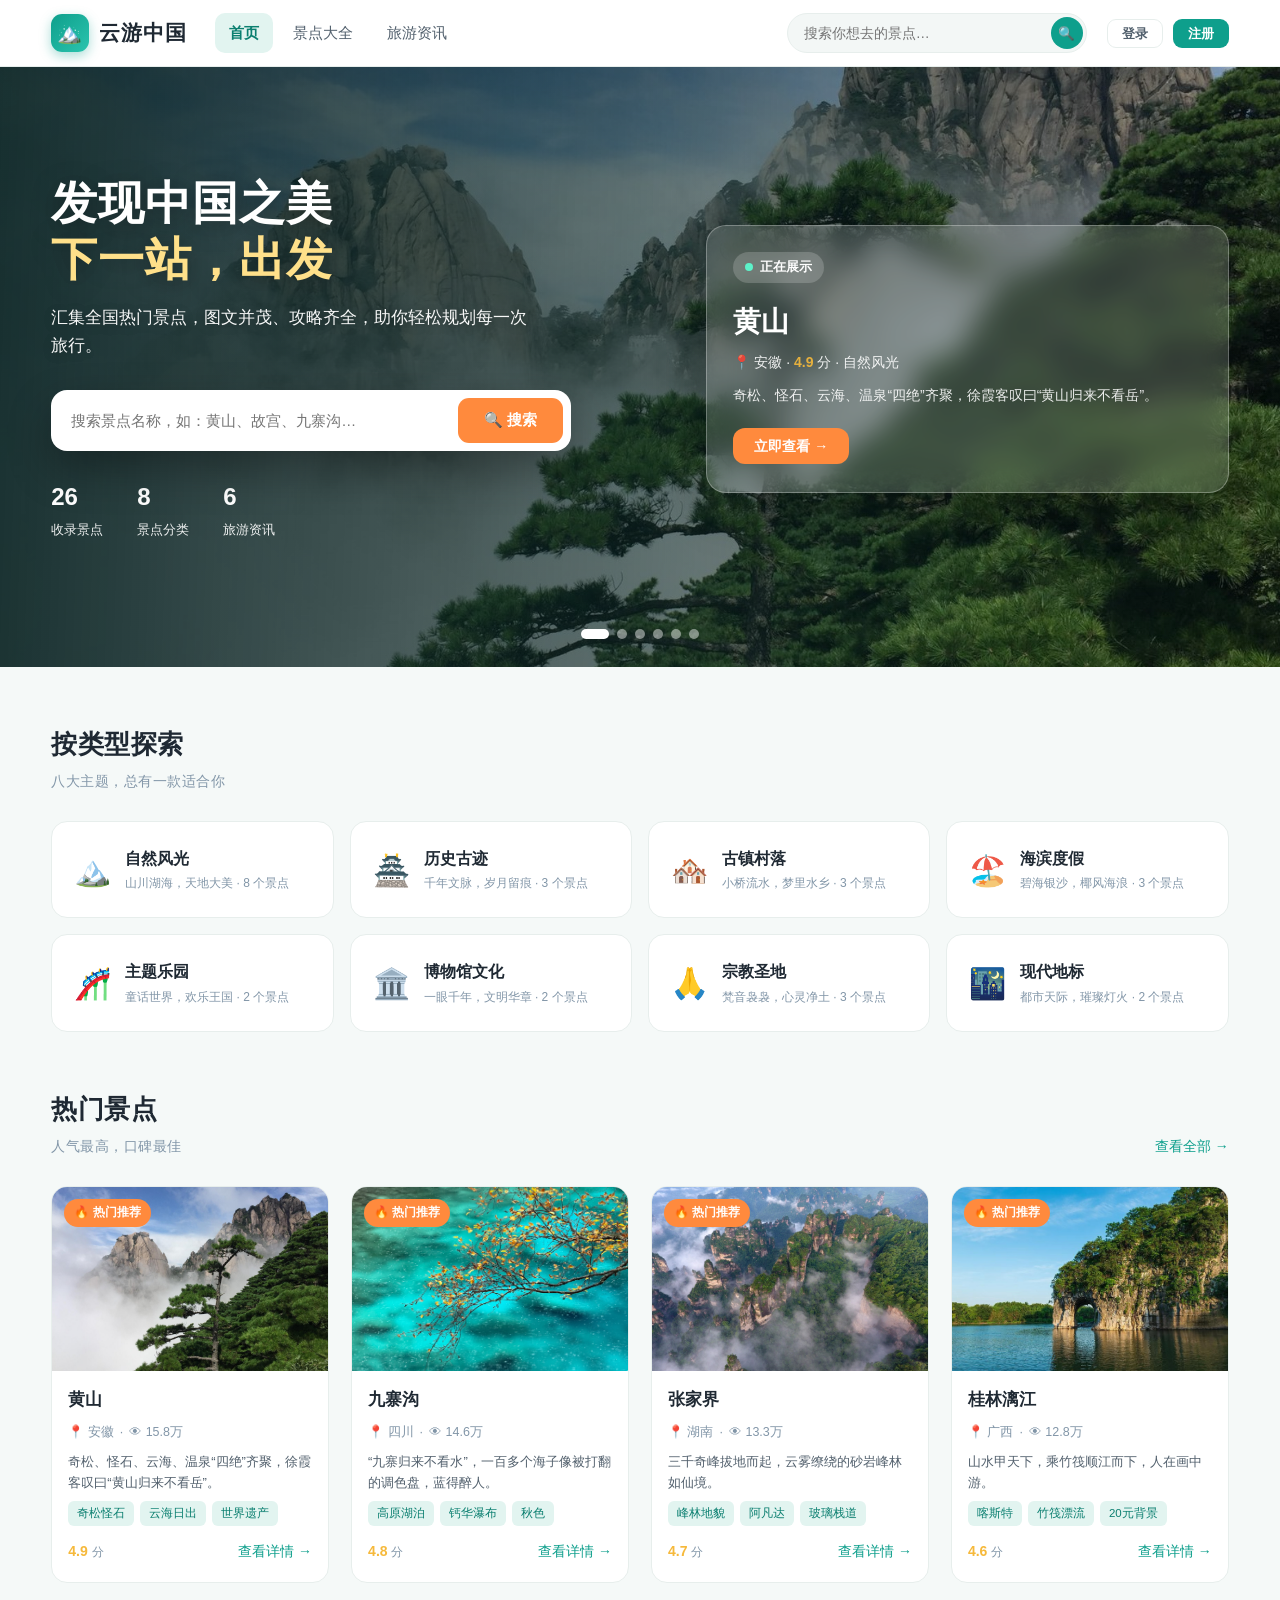
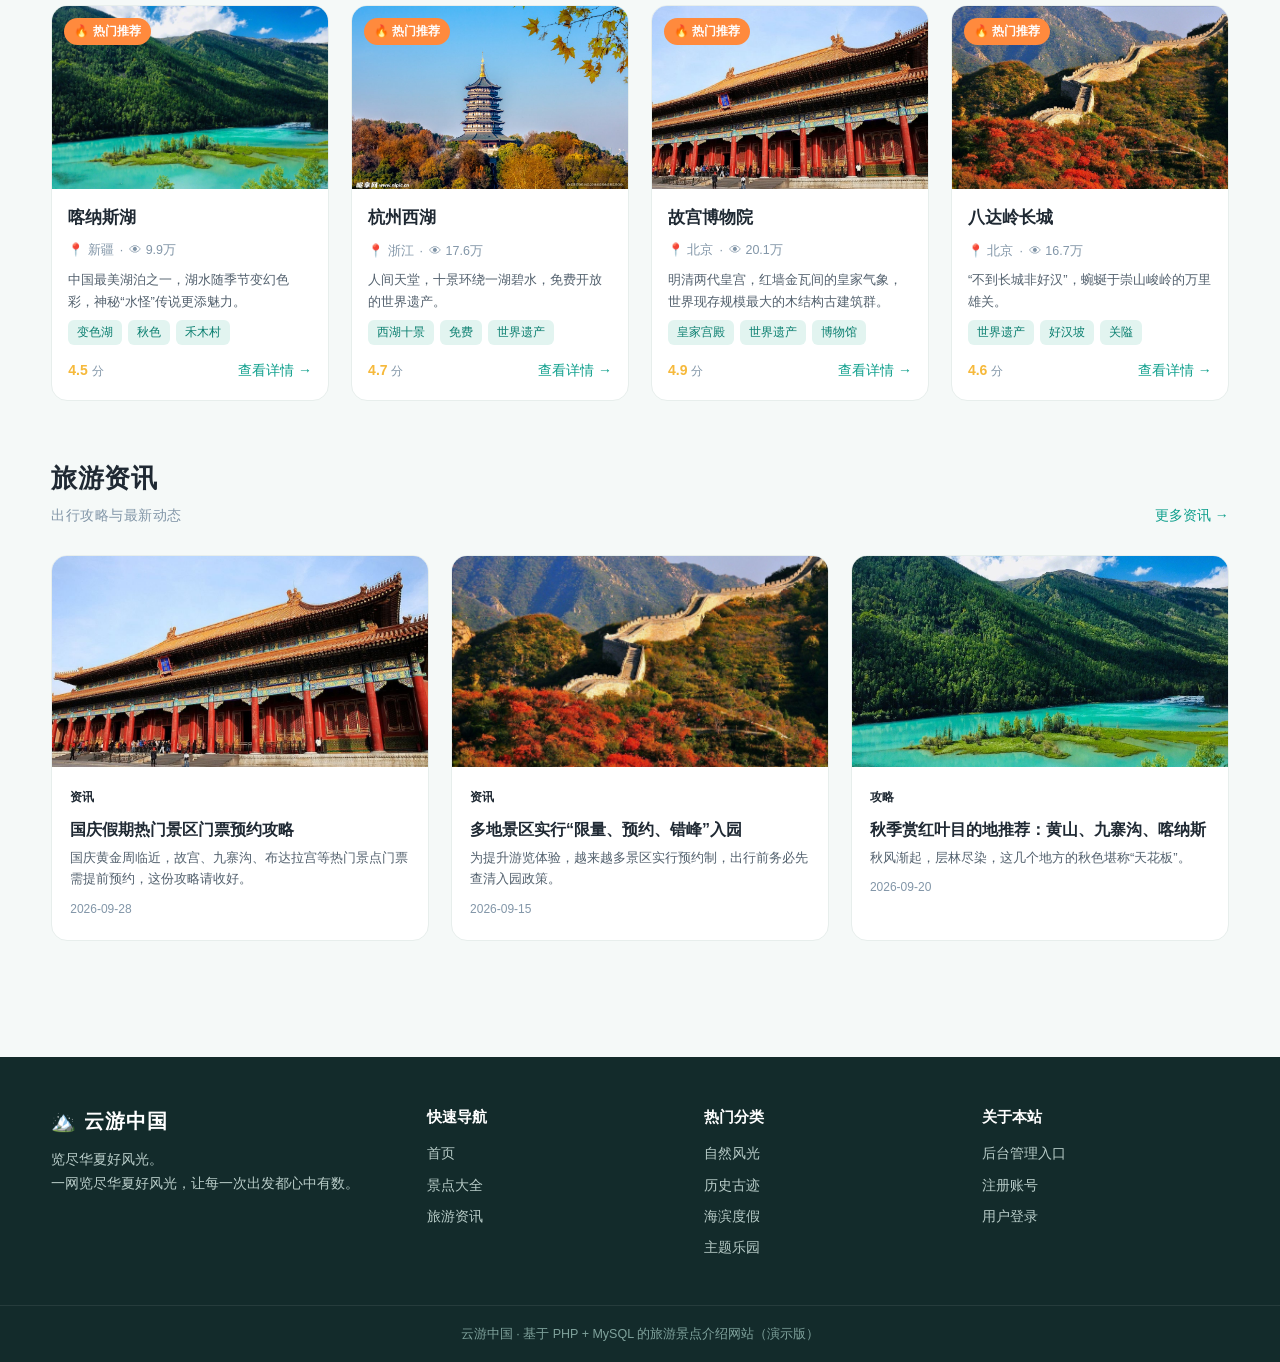
<file: index.html>
<!DOCTYPE html>
<html lang="zh-CN">
<head>
  <meta charset="UTF-8">
  <meta name="viewport" content="width=device-width, initial-scale=1.0">
  <title>云游中国 · 旅游景点介绍网站</title>
  <link rel="stylesheet" href="assets/css/style.css">
</head>
<body>
  <div id="navbar"></div>

  <header class="hero">
    <div class="hero-slides" id="heroSlides"></div>
    <div class="hero-overlay"></div>
    <div class="container hero-inner">
      <div class="hero-copy">
        <h1>发现中国之美<br><em>下一站，出发</em></h1>
        <p class="sub">汇集全国热门景点，图文并茂、攻略齐全，助你轻松规划每一次旅行。</p>
        <div class="hero-search">
          <input id="heroSearchInput" type="text" placeholder="搜索景点名称，如：黄山、故宫、九寨沟…">
          <button id="heroSearchBtn">🔍 搜索</button>
        </div>
        <div class="hero-stats">
          <div><b id="statSpots">0</b><span>收录景点</span></div>
          <div><b id="statCats">0</b><span>景点分类</span></div>
          <div><b id="statNews">0</b><span>旅游资讯</span></div>
        </div>
      </div>
      <div class="hero-livecard" id="heroLive"></div>
    </div>
    <div class="hero-dots" id="heroDots"></div>
  </header>

  <section class="section">
    <div class="container">
      <div class="section-head">
        <h2 class="section-title">按类型探索<small>八大主题，总有一款适合你</small></h2>
      </div>
      <div class="cats" id="catList"></div>
    </div>
  </section>

  <section class="section" style="padding-top:0">
    <div class="container">
      <div class="section-head">
        <h2 class="section-title">热门景点<small>人气最高，口碑最佳</small></h2>
        <a class="more-link" href="attractions.html">查看全部 →</a>
      </div>
      <div class="spot-grid" id="featuredList"></div>
    </div>
  </section>

  <section class="section" style="padding-top:0">
    <div class="container">
      <div class="section-head">
        <h2 class="section-title">旅游资讯<small>出行攻略与最新动态</small></h2>
        <a class="more-link" href="news.html">更多资讯 →</a>
      </div>
      <div class="news-grid" id="newsList"></div>
    </div>
  </section>

  <div id="footer"></div>

  <script src="assets/js/store.js"></script>
  <script src="assets/js/app.js"></script>
  <script>
    document.addEventListener('DOMContentLoaded', function () {
      var spots = Store.all('attractions').filter(function (a) { return a.status === 'published'; });
      var news = Store.all('news').filter(function (n) { return n.status === 'published'; });
      var cats = Store.categories;

      function countUp(el, target) {
        var start = null;
        function step(ts) {
          if (!start) start = ts;
          var p = Math.min(1, (ts - start) / 1200);
          el.textContent = Math.round(target * p);
          if (p < 1) requestAnimationFrame(step);
          else el.textContent = target;
        }
        requestAnimationFrame(step);
        setTimeout(function () { el.textContent = target; }, 1600);
      }
      countUp(document.getElementById('statSpots'), spots.length);
      countUp(document.getElementById('statCats'), cats.length);
      countUp(document.getElementById('statNews'), news.length);

      document.getElementById('catList').innerHTML = cats.map(function (c) {
        var count = spots.filter(function (a) { return a.category === c.name; }).length;
        return '<a class="cat-card" href="attractions.html?cat=' + encodeURIComponent(c.name) + '">' +
          '<span class="ic">' + c.icon + '</span><div><b>' + c.name + '</b><span>' + c.desc + ' · ' + count + ' 个景点</span></div></a>';
      }).join('');

      var featured = spots.filter(function (a) { return a.featured; }).slice(0, 8);
      if (featured.length < 8) featured = spots.slice(0, 8);
      document.getElementById('featuredList').innerHTML = featured.map(spotCardHTML).join('');

      document.getElementById('newsList').innerHTML = news.slice(0, 3).map(function (n) {
        var img = n.cover ? asset(n.cover + '-cover.jpg') : asset('xihu-cover.jpg');
        return '<a class="news-card" href="news-detail.html?id=' + encodeURIComponent(n.id) + '">' +
          '<div class="cover"><img src="' + img + '" alt="' + esc(n.title) + '" loading="lazy"></div>' +
          '<div class="body"><span class="cat">' + esc(n.category) + '</span><h3>' + esc(n.title) + '</h3>' +
          '<p class="summary">' + esc(n.summary) + '</p><div class="date">' + esc(n.date) + '</div></div></a>';
      }).join('');

      // ---------- 动态轮播封面 ----------
      var heroIds = ['huangshan', 'jiuzhaigou', 'gugong', 'xihu', 'budalagong', 'disney'];
      var heroSpots = heroIds.map(function (id) { return Store.get('attractions', id); }).filter(Boolean);
      if (!heroSpots.length) heroSpots = spots.slice(0, 6);

      var slidesHost = document.getElementById('heroSlides');
      var dotsHost = document.getElementById('heroDots');
      var liveHost = document.getElementById('heroLive');
      heroSpots.forEach(function (a, i) {
        var d = document.createElement('div');
        d.className = 'hero-slide' + (i === 0 ? ' active' : '');
        d.style.backgroundImage = 'url("' + coverOf(a) + '")';
        slidesHost.appendChild(d);
        var b = document.createElement('button');
        b.setAttribute('aria-label', '切换到 ' + a.name);
        if (i === 0) b.className = 'active';
        dotsHost.appendChild(b);
      });

      var cur = 0;
      function showHero(i) {
        cur = i;
        var slides = slidesHost.children;
        var dots = dotsHost.children;
        for (var k = 0; k < slides.length; k++) {
          slides[k].classList.toggle('active', k === i);
          dots[k].classList.toggle('active', k === i);
        }
        var a = heroSpots[i];
        liveHost.innerHTML =
          '<span class="live-badge">正在展示</span>' +
          '<h3>' + esc(a.name) + '</h3>' +
          '<div class="meta">📍 ' + esc(a.province) + ' · <span class="rate">' + a.rating.toFixed(1) + '</span> 分 · ' + esc(a.category) + '</div>' +
          '<p>' + esc(a.summary) + '</p>' +
          '<a class="btn btn-accent" href="attraction.html?id=' + encodeURIComponent(a.id) + '">立即查看 →</a>';
      }
      showHero(0);
      setInterval(function () { showHero((cur + 1) % heroSpots.length); }, 5200);
      Array.prototype.forEach.call(dotsHost.children, function (b, i) {
        b.addEventListener('click', function () { showHero(i); });
      });

      var input = document.getElementById('heroSearchInput');
      var go = function () {
        var q = input.value.trim();
        if (q) location.href = 'attractions.html?q=' + encodeURIComponent(q);
      };
      document.getElementById('heroSearchBtn').addEventListener('click', go);
      input.addEventListener('keydown', function (e) { if (e.key === 'Enter') go(); });
    });
  </script>
</body>
</html>
</file>
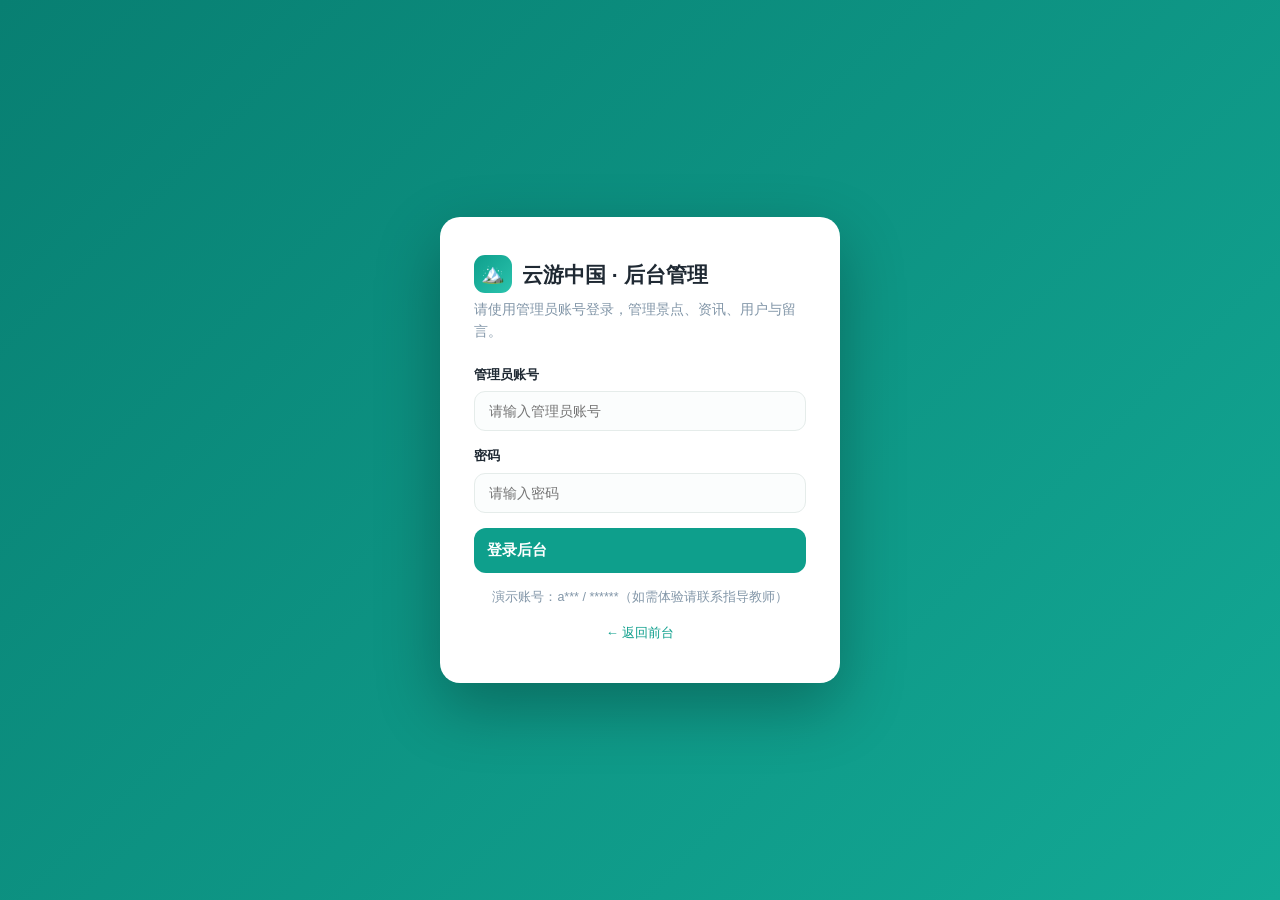
<file: admin/index.html>
<!DOCTYPE html>
<html lang="zh-CN">
<head>
  <meta charset="UTF-8">
  <meta name="viewport" content="width=device-width, initial-scale=1.0">
  <title>仪表盘 · 云游中国后台</title>
  <link rel="stylesheet" href="../assets/css/admin.css">
</head>
<body>
  <div class="admin-layout">
    <aside class="sidebar" id="sidebar"></aside>
    <div class="main">
      <header class="topbar" id="topbar"></header>
      <div class="content">
        <div class="stat-grid" id="statGrid"></div>

        <div style="display:grid;grid-template-columns:1.2fr .8fr;gap:20px" class="dash-grid">
          <div class="a-card">
            <div class="head"><h2>📈 各分类景点数量</h2></div>
            <div class="body"><div class="bar-chart" id="catChart"></div></div>
          </div>
          <div class="a-card">
            <div class="head"><h2>💬 最新留言</h2><div class="spacer"></div><a class="a-btn a-btn-ghost a-btn-sm" href="comments.html">管理</a></div>
            <div class="body" id="recentComments" style="padding-top:8px"></div>
          </div>
        </div>

        <div class="a-card" style="margin-top:20px">
          <div class="head"><h2>⚙️ 站点设置</h2></div>
          <div class="body">
            <div class="a-form" id="settingsForm">
              <div class="field"><label>站点名称</label><input id="setName" type="text"></div>
              <div class="field"><label>站点标语</label><input id="setSlogan" type="text"></div>
              <div class="field full"><label>站点公告</label><textarea id="setAnnounce"></textarea></div>
              <div class="full"><button class="a-btn a-btn-primary" id="saveSettings">保存设置</button></div>
            </div>
          </div>
        </div>
      </div>
    </div>
  </div>

  <script src="../assets/js/store.js"></script>
  <script src="../assets/js/admin.js"></script>
  <script>
    document.addEventListener('DOMContentLoaded', function () {
      renderShell('dashboard', '仪表盘');
      var spots = Store.all('attractions');
      var users = Store.all('users');
      var comments = Store.all('comments');
      var news = Store.all('news');

      var stats = [
        { ic: '🏞️', cls: 'green', label: '景点总数', val: spots.length },
        { ic: '👥', cls: 'blue', label: '注册用户', val: users.length },
        { ic: '💬', cls: 'orange', label: '留言总数', val: comments.length },
        { ic: '📰', cls: 'red', label: '资讯总数', val: news.length }
      ];
      document.getElementById('statGrid').innerHTML = stats.map(function (s) {
        return '<div class="stat-card"><span class="ic ' + s.cls + '">' + s.ic + '</span><div><b>' + s.val + '</b><span>' + s.label + '</span></div></div>';
      }).join('');

      var counts = Store.categories.map(function (c) {
        return { name: c.name, icon: c.icon, n: spots.filter(function (a) { return a.category === c.name; }).length };
      });
      var max = Math.max.apply(null, counts.map(function (c) { return c.n; }).concat([1]));
      document.getElementById('catChart').innerHTML = counts.map(function (c) {
        return '<div class="bar-row"><span>' + c.icon + ' ' + c.name + '</span>' +
          '<div class="bar-track"><div class="bar-fill" style="width:' + Math.round(c.n / max * 100) + '%"></div></div>' +
          '<span class="num">' + c.n + '</span></div>';
      }).join('');

      var recent = comments.slice().sort(function (a, b) { return b.date.localeCompare(a.date); }).slice(0, 5);
      document.getElementById('recentComments').innerHTML = recent.length ? recent.map(function (c) {
        var a = Store.get('attractions', c.attractionId);
        return '<div style="display:flex;gap:10px;padding:9px 0;border-bottom:1px solid #f0f4f3">' +
          '<span class="avatar" style="width:30px;height:30px;font-size:13px">' + esc(c.username.charAt(0)) + '</span>' +
          '<div style="min-width:0"><b style="font-size:13.5px">' + esc(c.username) + '</b> ' + starsHTML(c.rating) +
          '<div class="text-muted">' + (a ? esc(a.name) : '') + ' · ' + esc(c.date) + '</div>' +
          '<div style="font-size:13px;color:var(--text);overflow:hidden;text-overflow:ellipsis;white-space:nowrap">' + esc(c.content) + '</div></div></div>';
      }).join('') : '<div class="empty"><div class="big">💬</div><p>暂无留言</p></div>';

      var s = Store.settings();
      document.getElementById('setName').value = s.siteName;
      document.getElementById('setSlogan').value = s.slogan;
      document.getElementById('setAnnounce').value = s.announcement;
      document.getElementById('saveSettings').addEventListener('click', function () {
        s.siteName = document.getElementById('setName').value.trim() || s.siteName;
        s.slogan = document.getElementById('setSlogan').value.trim() || s.slogan;
        s.announcement = document.getElementById('setAnnounce').value.trim();
        Store.save('settings', s);
        toast('站点设置已保存', 'success');
      });
    });
  </script>
</body>
</html>
</file>
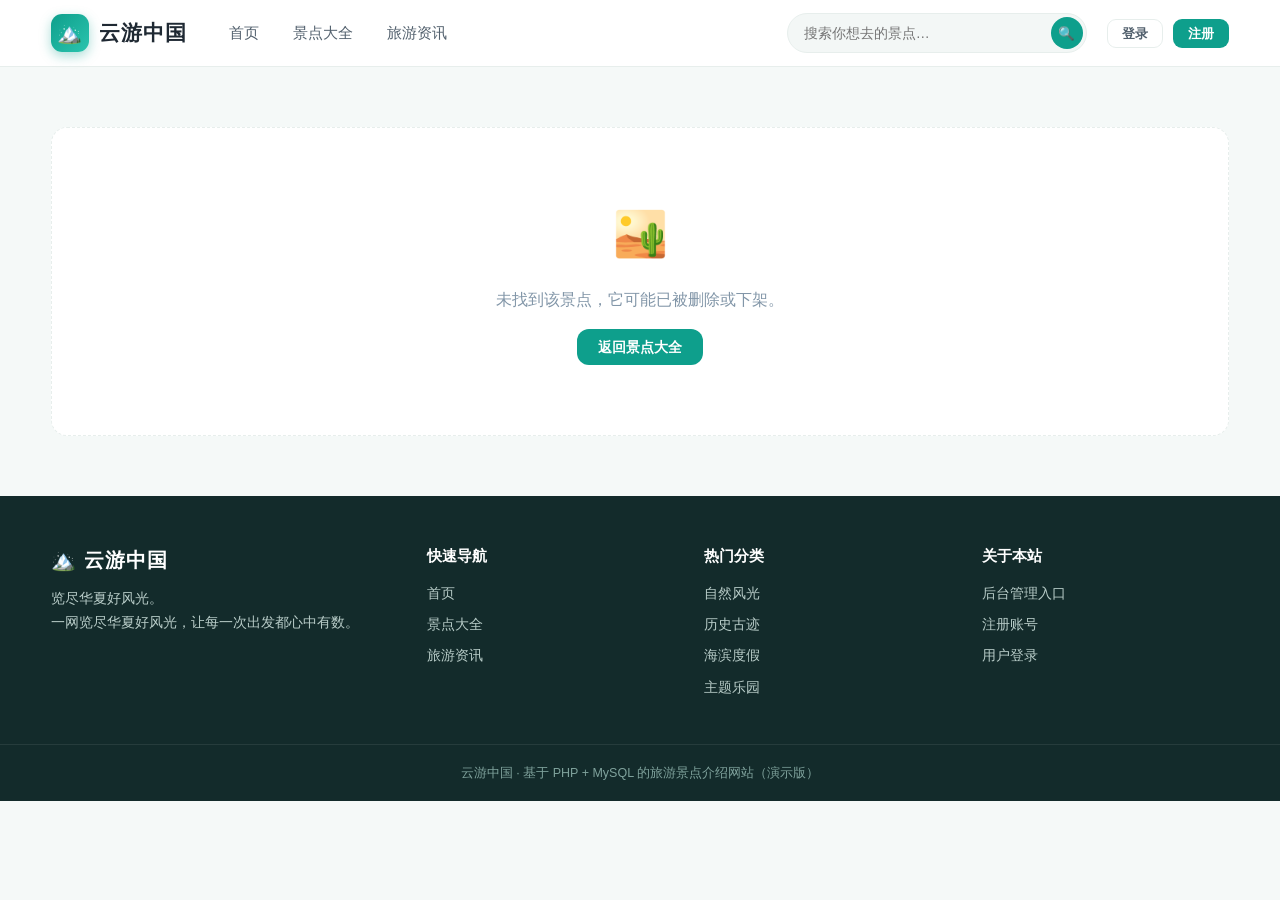
<file: attraction.html>
<!DOCTYPE html>
<html lang="zh-CN">
<head>
  <meta charset="UTF-8">
  <meta name="viewport" content="width=device-width, initial-scale=1.0">
  <title>景点详情 · 云游中国</title>
  <link rel="stylesheet" href="assets/css/style.css">
</head>
<body>
  <div id="navbar"></div>

  <div class="container" id="detailRoot"></div>

  <div id="footer"></div>

  <script src="assets/js/store.js"></script>
  <script src="assets/js/app.js"></script>
  <script>
    document.addEventListener('DOMContentLoaded', function () {
      var root = document.getElementById('detailRoot');
      var id = qs('id');
      var a = Store.get('attractions', id);

      if (!a || a.status !== 'published') {
        root.innerHTML = '<div class="empty" style="margin:60px 0"><div class="big">🏜️</div><p>未找到该景点，它可能已被删除或下架。</p>' +
          '<a class="btn btn-primary" href="attractions.html">返回景点大全</a></div>';
        return;
      }
      document.title = a.name + ' · 云游中国';

      var gallery = [coverOf(a)].concat(galleryOf(a));
      var cats = Store.categories.find(function (c) { return c.name === a.category; });

      root.innerHTML =
        '<div class="crumb"><a href="index.html">首页</a> / <a href="attractions.html">景点大全</a> / <a href="attractions.html?cat=' + encodeURIComponent(a.category) + '">' + esc(a.category) + '</a> / ' + esc(a.name) + '</div>' +
        '<div class="detail-top">' +
        '<div><div class="gallery-main"><img id="mainImg" src="' + gallery[0] + '" alt="' + esc(a.name) + '" onerror="if(!this.dataset.f){this.dataset.f=1;this.src=\'assets/img/' + a.id + '-cover.svg\';}else{this.src=\'assets/img/default-cover.svg\';}"></div>' +
        '<div class="gallery-thumbs">' + gallery.map(function (g, i) {
          return '<img src="' + g + '" class="' + (i === 0 ? 'active' : '') + '" data-i="' + i + '" alt="' + esc(a.name) + ' 图片' + (i + 1) + '" onerror="if(!this.dataset.f){this.dataset.f=1;this.src=\'assets/img/' + a.id + '-cover.svg\';}else{this.src=\'assets/img/default-cover.svg\';}">';
        }).join('') + '</div></div>' +
        '<div class="detail-info">' +
        '<h1>' + esc(a.name) + '</h1>' +
        '<div class="sub"><span class="rate">' + starsHTML(a.rating) + ' ' + a.rating.toFixed(1) + ' 分</span><span>👁 ' + fmtNum(a.visits) + ' 人浏览</span><span>' + (cats ? cats.icon : '📍') + ' ' + esc(a.category) + '</span></div>' +
        '<p class="summary">' + esc(a.summary) + '</p>' +
        '<div class="info-list">' +
        '<div class="info-row"><span class="k">📍 地址</span><span class="v">' + esc(a.address) + '</span></div>' +
        '<div class="info-row"><span class="k">🕐 开放时间</span><span class="v">' + esc(a.hours) + '</span></div>' +
        '<div class="info-row"><span class="k">🎫 门票参考</span><span class="v">' + esc(a.ticket) + '</span></div>' +
        '<div class="info-row"><span class="k">🚌 交通提示</span><span class="v">' + esc(a.transport) + '</span></div></div>' +
        '<div class="detail-actions">' +
        '<button class="btn btn-accent" id="favBtn">' + (isFav(a.id) ? '❤️ 已收藏' : '🤍 收藏') + '</button>' +
        '<button class="btn btn-ghost" id="commentJump">💬 去留言</button></div></div></div>' +

        '<div class="tabs">' +
        '<button class="tab active" data-tab="intro">景点介绍</button>' +
        '<button class="tab" data-tab="info">实用信息</button>' +
        '<button class="tab" data-tab="tips">游玩攻略</button>' +
        '<button class="tab" data-tab="comments">游客留言</button></div>' +

        '<div class="panel active" id="panel-intro"><div class="prose">' +
        a.intro.map(function (p) { return '<p>' + esc(p) + '</p>'; }).join('') + '</div></div>' +

        '<div class="panel" id="panel-info"><div class="prose" style="max-width:720px">' +
        '<p><b>开放时间：</b>' + esc(a.hours) + '</p>' +
        '<p><b>门票参考：</b>' + esc(a.ticket) + '</p>' +
        '<p><b>交通提示：</b>' + esc(a.transport) + '</p>' +
        '<p><b>详细地址：</b>' + esc(a.address) + '</p></div></div>' +

        '<div class="panel" id="panel-tips"><ul class="tips-list">' +
        a.tips.map(function (t) { return '<li>' + esc(t) + '</li>'; }).join('') + '</ul></div>' +

        '<div class="panel" id="panel-comments"><div id="commentBox"></div></div>' +

        '<section class="section" style="padding-bottom:0"><div class="section-head">' +
        '<h2 class="section-title">你可能还喜欢<small>同属「' + esc(a.category) + '」的景点</small></h2></div>' +
        '<div class="spot-grid" id="relatedList"></div></section>';

      // 图库切换
      document.querySelectorAll('.gallery-thumbs img').forEach(function (img) {
        img.addEventListener('click', function () {
          document.getElementById('mainImg').src = gallery[parseInt(img.getAttribute('data-i'), 10)];
          document.querySelectorAll('.gallery-thumbs img').forEach(function (x) { x.classList.remove('active'); });
          img.classList.add('active');
        });
      });

      // 标签切换
      document.querySelectorAll('.tab').forEach(function (t) {
        t.addEventListener('click', function () {
          document.querySelectorAll('.tab').forEach(function (x) { x.classList.remove('active'); });
          document.querySelectorAll('.panel').forEach(function (x) { x.classList.remove('active'); });
          t.classList.add('active');
          document.getElementById('panel-' + t.getAttribute('data-tab')).classList.add('active');
        });
      });

      // 收藏
      var favBtn = document.getElementById('favBtn');
      favBtn.addEventListener('click', function () {
        toggleFav(a.id);
        favBtn.textContent = isFav(a.id) ? '❤️ 已收藏' : '🤍 收藏';
        favBtn.classList.toggle('active', isFav(a.id));
      });
      favBtn.classList.toggle('active', isFav(a.id));
      document.getElementById('commentJump').addEventListener('click', function () {
        document.querySelectorAll('.tab').forEach(function (x) { x.classList.remove('active'); });
        document.querySelectorAll('.panel').forEach(function (x) { x.classList.remove('active'); });
        document.querySelector('.tab[data-tab="comments"]').classList.add('active');
        document.getElementById('panel-comments').classList.add('active');
        document.getElementById('panel-comments').scrollIntoView({ behavior: 'smooth' });
      });

      // 相关推荐
      var related = Store.all('attractions').filter(function (x) {
        return x.status === 'published' && x.category === a.category && x.id !== a.id;
      }).slice(0, 4);
      document.getElementById('relatedList').innerHTML = related.map(spotCardHTML).join('') ||
        '<div class="empty" style="grid-column:1/-1">暂无同类景点</div>';

      renderComments();
    });

    function renderComments() {
      var box = document.getElementById('commentBox');
      var id = qs('id');
      var u = Store.session();
      var all = Store.all('comments').filter(function (c) { return c.attractionId === id && c.status === 'published'; });
      all.sort(function (a, b) { return b.date.localeCompare(a.date); });
      var avg = all.length ? (all.reduce(function (s, c) { return s + c.rating; }, 0) / all.length).toFixed(1) : '—';

      var form = '';
      if (u) {
        form = '<div class="comment-form"><div style="display:flex;align-items:center;gap:10px;margin-bottom:10px">' +
          '<span class="avatar">' + esc(u.nickname.charAt(0)) + '</span><b>' + esc(u.nickname) + '</b></div>' +
          '<textarea id="cmText" placeholder="写下你的游玩感受吧，真实体验对其他游客很有帮助～"></textarea>' +
          '<div class="row"><span class="stars-input" id="starsInput">' +
          [1,2,3,4,5].map(function (i) { return '<span data-v="' + i + '">★</span>'; }).join('') + '</span>' +
          '<span style="color:var(--muted);font-size:13px" id="starLabel">点击星星评分</span>' +
          '<button class="btn btn-primary" style="margin-left:auto" id="cmSubmit">发布留言</button></div></div>';
      } else {
        form = '<div class="login-tip">🔒 登录后即可发表留言评论。还没有账号？' +
          '<a href="register.html" style="font-weight:700;text-decoration:underline">立即注册</a> 或 ' +
          '<a href="login.html?back=' + encodeURIComponent('attraction.html?id=' + id) + '" style="font-weight:700;text-decoration:underline">去登录</a>。</div>';
      }

      var list = all.map(function (c) {
        return '<div class="comment"><span class="avatar">' + esc(c.username.charAt(0)) + '</span>' +
          '<div style="flex:1"><div class="head"><b>' + esc(c.username) + '</b>' +
          '<span class="stars">' + starsHTML(c.rating) + '</span><span class="date">' + esc(c.date) + '</span></div>' +
          '<p class="text">' + esc(c.content) + '</p></div></div>';
      }).join('');

      box.innerHTML =
        '<div class="section-head" style="margin-bottom:16px"><h2 class="section-title" style="font-size:20px">游客留言<small>共 ' + all.length + ' 条 · 平均 ' + avg + ' 分</small></h2></div>' +
        form +
        (list ? list : '<div class="empty" style="border:none;background:transparent;padding:30px"><p>还没有留言，快来抢沙发吧～</p></div>');

      if (u) {
        var starVal = 5;
        var stars = document.querySelectorAll('#starsInput span');
        function paint() {
          stars.forEach(function (s) { s.classList.toggle('on', parseInt(s.getAttribute('data-v'), 10) <= starVal); });
          document.getElementById('starLabel').textContent = starVal + ' 星';
        }
        stars.forEach(function (s) {
          s.addEventListener('click', function () { starVal = parseInt(s.getAttribute('data-v'), 10); paint(); });
        });
        paint();
        document.getElementById('cmSubmit').addEventListener('click', function () {
          var text = document.getElementById('cmText').value.trim();
          if (!text) { toast('请先写下留言内容', 'error'); return; }
          Store.save('comments', {
            id: Store.uid('c'), attractionId: id, username: u.nickname, rating: starVal,
            content: text, date: today(), status: 'published'
          });
          toast('留言发布成功', 'success');
          document.getElementById('cmText').value = '';
          renderComments();
        });
      }
    }

    function today() {
      var d = new Date();
      return d.getFullYear() + '-' + String(d.getMonth() + 1).padStart(2, '0') + '-' + String(d.getDate()).padStart(2, '0');
    }
  </script>
</body>
</html>
</file>
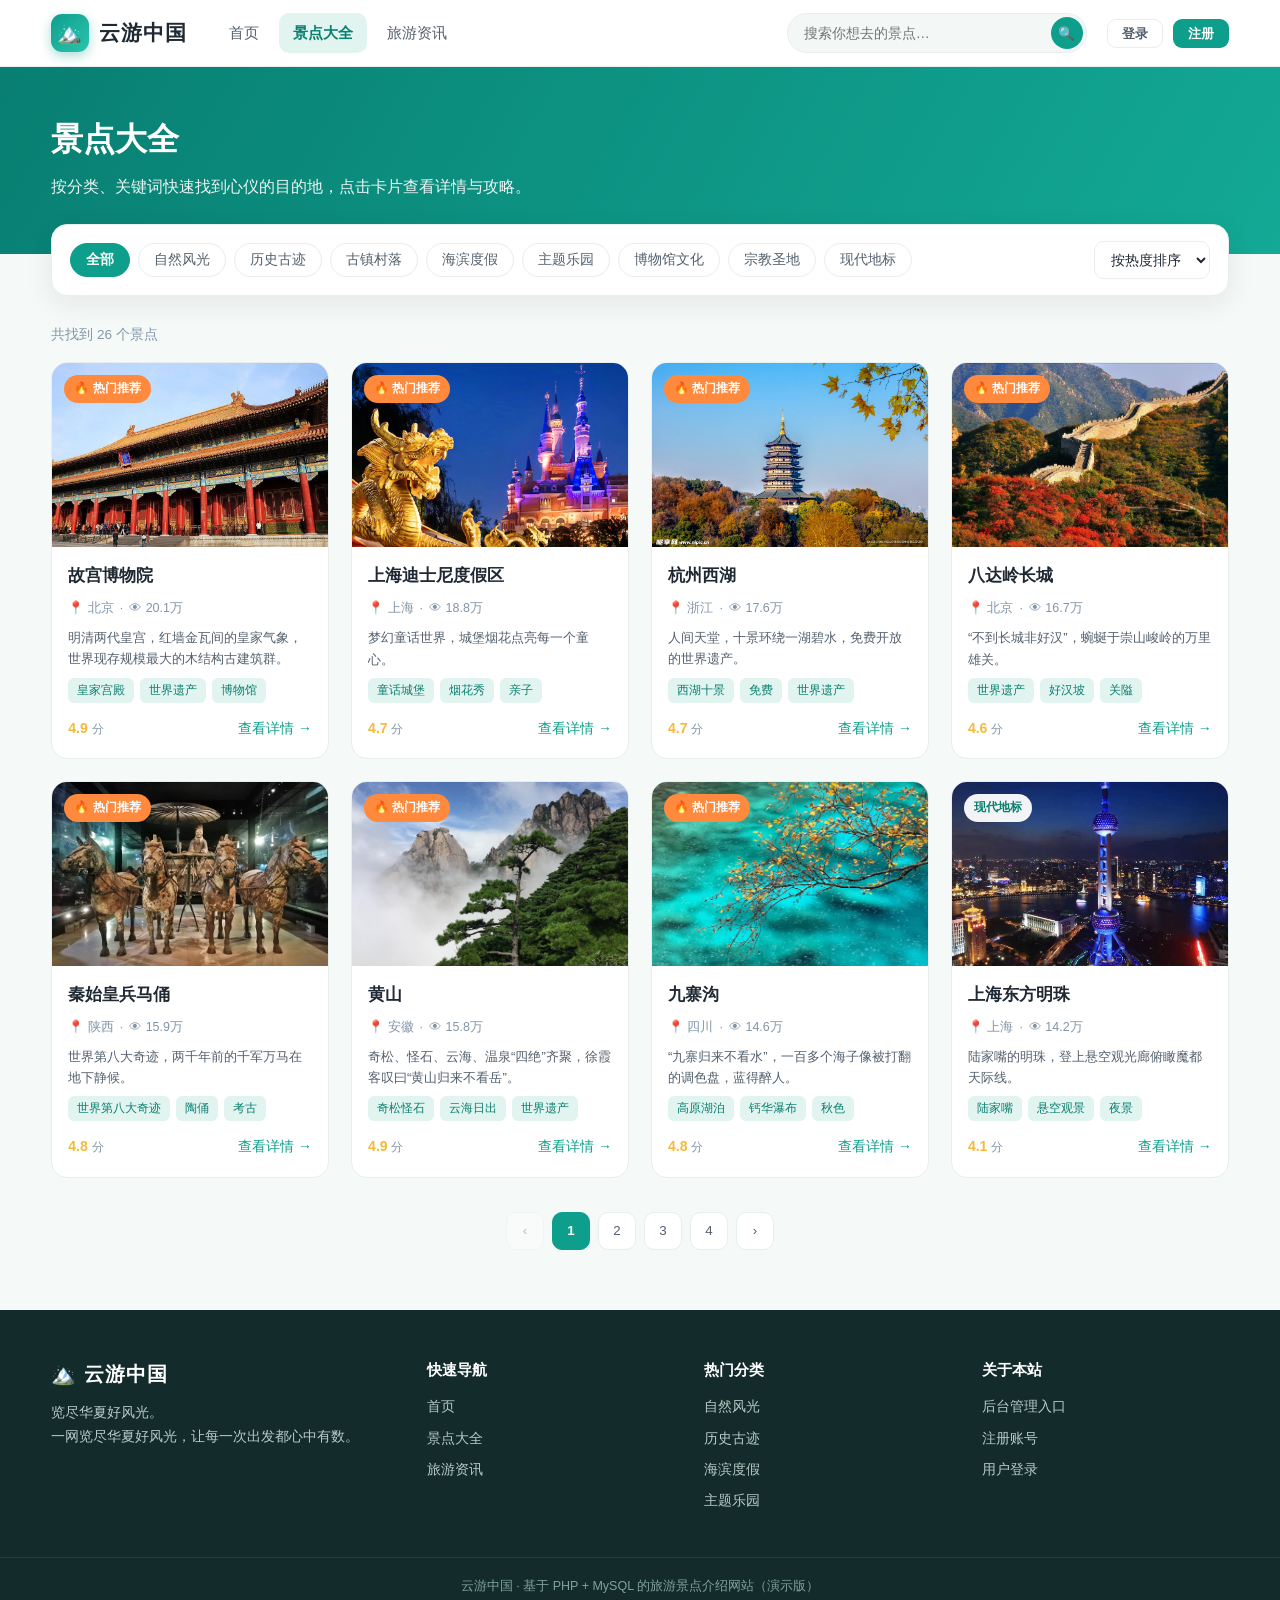
<file: attractions.html>
<!DOCTYPE html>
<html lang="zh-CN">
<head>
  <meta charset="UTF-8">
  <meta name="viewport" content="width=device-width, initial-scale=1.0">
  <title>景点大全 · 云游中国</title>
  <link rel="stylesheet" href="assets/css/style.css">
</head>
<body>
  <div id="navbar"></div>

  <header class="page-hero">
    <div class="container">
      <h1>景点大全</h1>
      <p>按分类、关键词快速找到心仪的目的地，点击卡片查看详情与攻略。</p>
    </div>
  </header>

  <div class="container">
    <div class="filter-bar">
      <div class="chips" id="chips"></div>
      <select id="sortSel">
        <option value="hot">按热度排序</option>
        <option value="rating">按评分排序</option>
        <option value="name">按名称排序</option>
      </select>
    </div>
    <div class="result-info" id="resultInfo"></div>
    <div class="spot-grid" id="spotList"></div>
    <div id="emptyState" class="empty" style="display:none">
      <div class="big">🔍</div>
      <p>没有找到匹配的景点，换个关键词或分类试试吧。</p>
    </div>
    <div class="pager" id="pager"></div>
  </div>

  <div id="footer"></div>

  <script src="assets/js/store.js"></script>
  <script src="assets/js/app.js"></script>
  <script>
    document.addEventListener('DOMContentLoaded', function () {
      var PAGE_SIZE = 8;
      var curCat = qs('cat') || '全部';
      var curQ = qs('q') || '';
      var curSort = 'hot';
      var curPage = 1;

      var chips = ['全部'].concat(Store.categories.map(function (c) { return c.name; }));
      function renderChips() {
        document.getElementById('chips').innerHTML = chips.map(function (c) {
          return '<button class="chip' + (c === curCat ? ' active' : '') + '" data-cat="' + esc(c) + '">' + c + '</button>';
        }).join('');
        document.querySelectorAll('#chips .chip').forEach(function (b) {
          b.addEventListener('click', function () {
            curCat = b.getAttribute('data-cat');
            curPage = 1;
            renderChips();
            render();
          });
        });
      }

      function filtered() {
        var list = Store.all('attractions').filter(function (a) { return a.status === 'published'; });
        if (curCat !== '全部') list = list.filter(function (a) { return a.category === curCat; });
        if (curQ) {
          var kw = curQ.toLowerCase();
          list = list.filter(function (a) {
            return (a.name + a.province + a.summary + a.tags.join('')).toLowerCase().indexOf(kw) >= 0;
          });
        }
        if (curSort === 'rating') list.sort(function (a, b) { return b.rating - a.rating; });
        else if (curSort === 'name') list.sort(function (a, b) { return a.name.localeCompare(b.name, 'zh'); });
        else list.sort(function (a, b) { return b.visits - a.visits; });
        return list;
      }

      function render() {
        var list = filtered();
        var totalPages = Math.max(1, Math.ceil(list.length / PAGE_SIZE));
        if (curPage > totalPages) curPage = totalPages;
        var start = (curPage - 1) * PAGE_SIZE;
        var pageItems = list.slice(start, start + PAGE_SIZE);

        document.getElementById('resultInfo').textContent = '共找到 ' + list.length + ' 个景点' +
          (curCat !== '全部' ? '（分类：' + curCat + '）' : '') +
          (curQ ? '（关键词：' + curQ + '）' : '');

        document.getElementById('spotList').innerHTML = pageItems.map(spotCardHTML).join('');
        document.getElementById('emptyState').style.display = list.length ? 'none' : 'block';
        document.getElementById('spotList').style.display = list.length ? 'grid' : 'none';

        var pager = document.getElementById('pager');
        if (totalPages <= 1) { pager.innerHTML = ''; return; }
        var h = '<button ' + (curPage === 1 ? 'disabled' : '') + ' data-p="' + (curPage - 1) + '">‹</button>';
        for (var i = 1; i <= totalPages; i++) {
          h += '<button class="' + (i === curPage ? 'active' : '') + '" data-p="' + i + '">' + i + '</button>';
        }
        h += '<button ' + (curPage === totalPages ? 'disabled' : '') + ' data-p="' + (curPage + 1) + '">›</button>';
        pager.innerHTML = h;
        pager.querySelectorAll('button').forEach(function (b) {
          b.addEventListener('click', function () {
            if (b.disabled) return;
            curPage = parseInt(b.getAttribute('data-p'), 10);
            render();
            window.scrollTo({ top: 260, behavior: 'smooth' });
          });
        });
      }

      document.getElementById('sortSel').addEventListener('change', function () {
        curSort = this.value; curPage = 1; render();
      });

      renderChips();
      render();
    });
  </script>
</body>
</html>
</file>
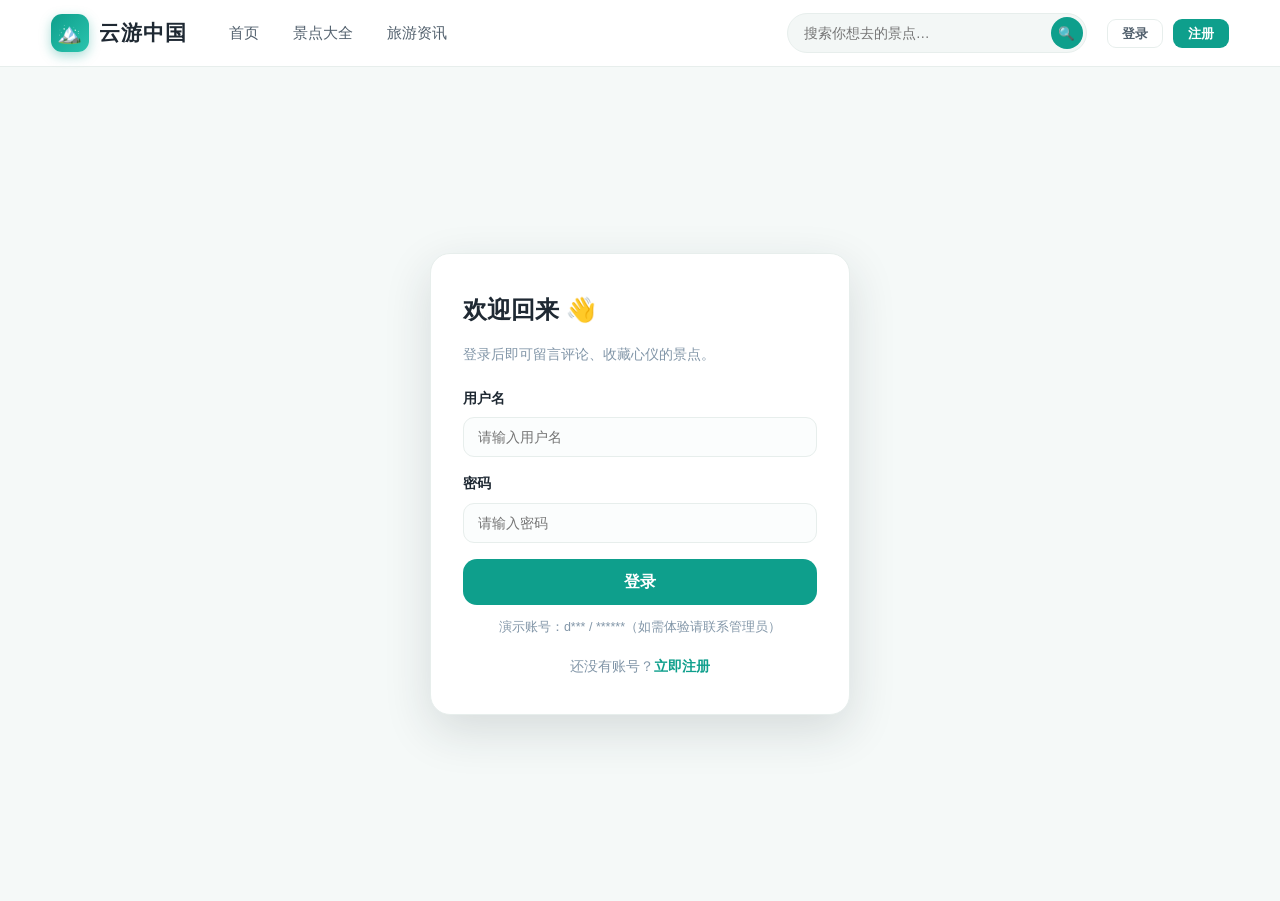
<file: login.html>
<!DOCTYPE html>
<html lang="zh-CN">
<head>
  <meta charset="UTF-8">
  <meta name="viewport" content="width=device-width, initial-scale=1.0">
  <title>用户登录 · 云游中国</title>
  <link rel="stylesheet" href="assets/css/style.css">
</head>
<body>
  <div id="navbar"></div>
  <div class="auth-wrap">
    <div class="auth-card">
      <h1>欢迎回来 👋</h1>
      <p class="sub">登录后即可留言评论、收藏心仪的景点。</p>
      <form id="loginForm">
        <div class="field"><label>用户名</label><input id="username" type="text" placeholder="请输入用户名" autocomplete="username" required></div>
        <div class="field"><label>密码</label><input id="password" type="password" placeholder="请输入密码" autocomplete="current-password" required></div>
        <button class="btn btn-primary btn-block btn-lg" type="submit">登录</button>
      </form>
      <div class="hint" style="text-align:center;margin-top:12px;color:var(--muted);font-size:12.5px">演示账号：d*** / ******（如需体验请联系管理员）</div>
      <div class="auth-foot">还没有账号？<a href="register.html">立即注册</a></div>
    </div>
  </div>
  <script src="assets/js/store.js"></script>
  <script src="assets/js/app.js"></script>
  <script>
    document.getElementById('loginForm').addEventListener('submit', function (e) {
      e.preventDefault();
      var u = document.getElementById('username').value.trim();
      var p = document.getElementById('password').value;
      if (!u || !p) { toast('请输入用户名和密码', 'error'); return; }
      var r = Store.login(u, p);
      if (r.error) { toast(r.error, 'error'); return; }
      toast('登录成功，欢迎回来', 'success');
      var back = qs('back');
      setTimeout(function () { location.href = back ? back : 'index.html'; }, 600);
    });
  </script>
</body>
</html>
</file>
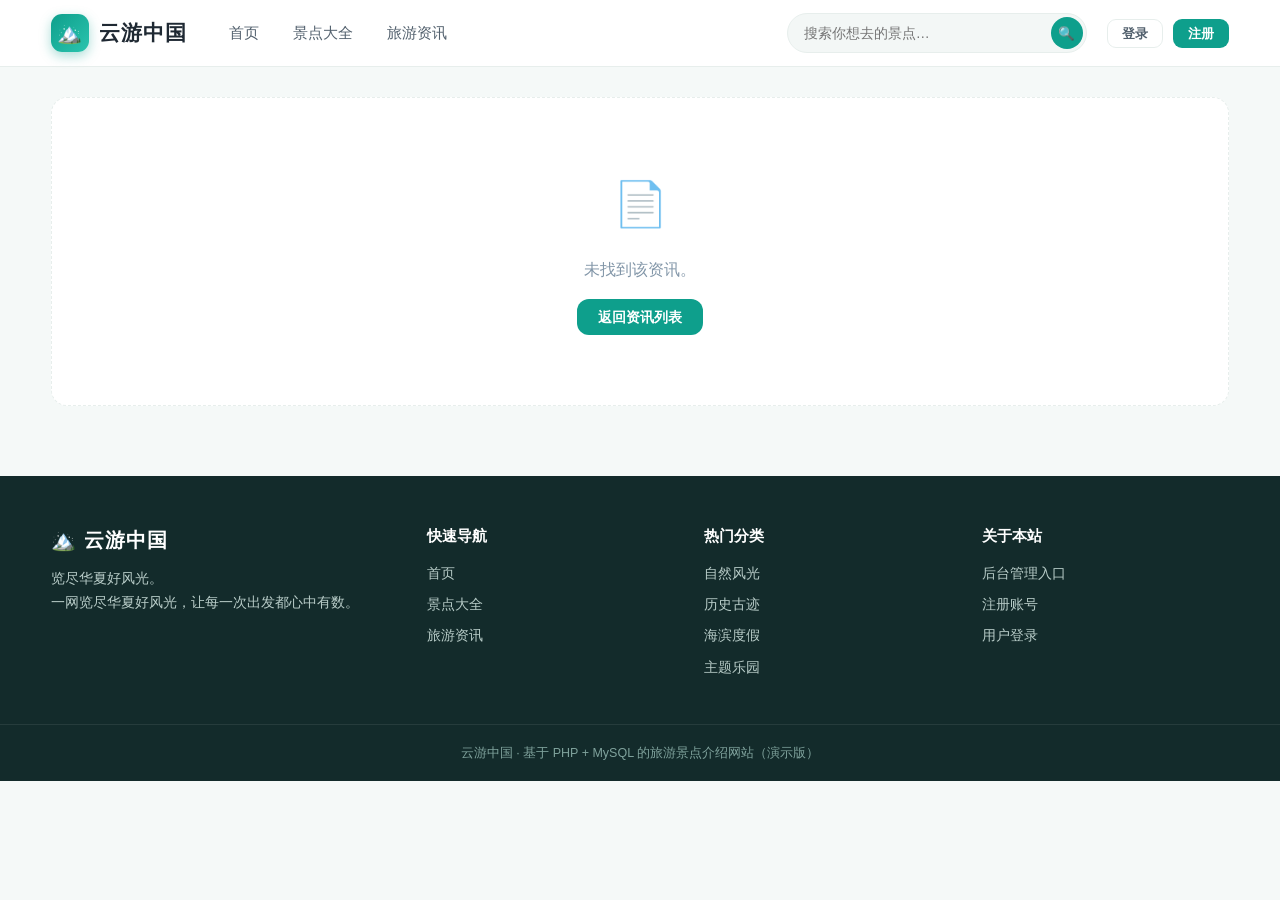
<file: news-detail.html>
<!DOCTYPE html>
<html lang="zh-CN">
<head>
  <meta charset="UTF-8">
  <meta name="viewport" content="width=device-width, initial-scale=1.0">
  <title>资讯详情 · 云游中国</title>
  <link rel="stylesheet" href="assets/css/style.css">
</head>
<body>
  <div id="navbar"></div>

  <div class="container" id="root" style="padding:30px 0 10px"></div>

  <div id="footer"></div>

  <script src="assets/js/store.js"></script>
  <script src="assets/js/app.js"></script>
  <script>
    document.addEventListener('DOMContentLoaded', function () {
      var root = document.getElementById('root');
      var n = Store.get('news', qs('id'));
      if (!n) {
        root.innerHTML = '<div class="empty"><div class="big">📄</div><p>未找到该资讯。</p><a class="btn btn-primary" href="news.html">返回资讯列表</a></div>';
        return;
      }
      document.title = n.title + ' · 云游中国';
      var img = n.cover ? asset(n.cover + '-cover.jpg') : asset('xihu-cover.jpg');
      root.innerHTML =
        '<div class="crumb"><a href="index.html">首页</a> / <a href="news.html">旅游资讯</a> / ' + esc(n.category) + '</div>' +
        '<article style="max-width:820px;margin:0 auto;background:var(--card);border:1px solid var(--line);border-radius:20px;padding:34px 38px">' +
        '<span class="tag">' + esc(n.category) + '</span>' +
        '<h1 style="font-size:27px;margin:14px 0 10px">' + esc(n.title) + '</h1>' +
        '<div style="color:var(--muted);font-size:13px;margin-bottom:20px">📅 ' + esc(n.date) + ' · ' + esc(Store.settings().siteName) + '</div>' +
        '<img src="' + img + '" alt="' + esc(n.title) + '" style="border-radius:14px;margin-bottom:22px;width:100%;aspect-ratio:16/9;object-fit:cover">' +
        '<div class="prose">' + n.content.map(function (p) { return '<p>' + esc(p) + '</p>'; }).join('') + '</div>' +
        '<div style="border-top:1px solid var(--line);margin-top:24px;padding-top:18px"><a class="btn btn-ghost" href="news.html">← 返回资讯列表</a></div></article>';
    });
  </script>
</body>
</html>
</file>
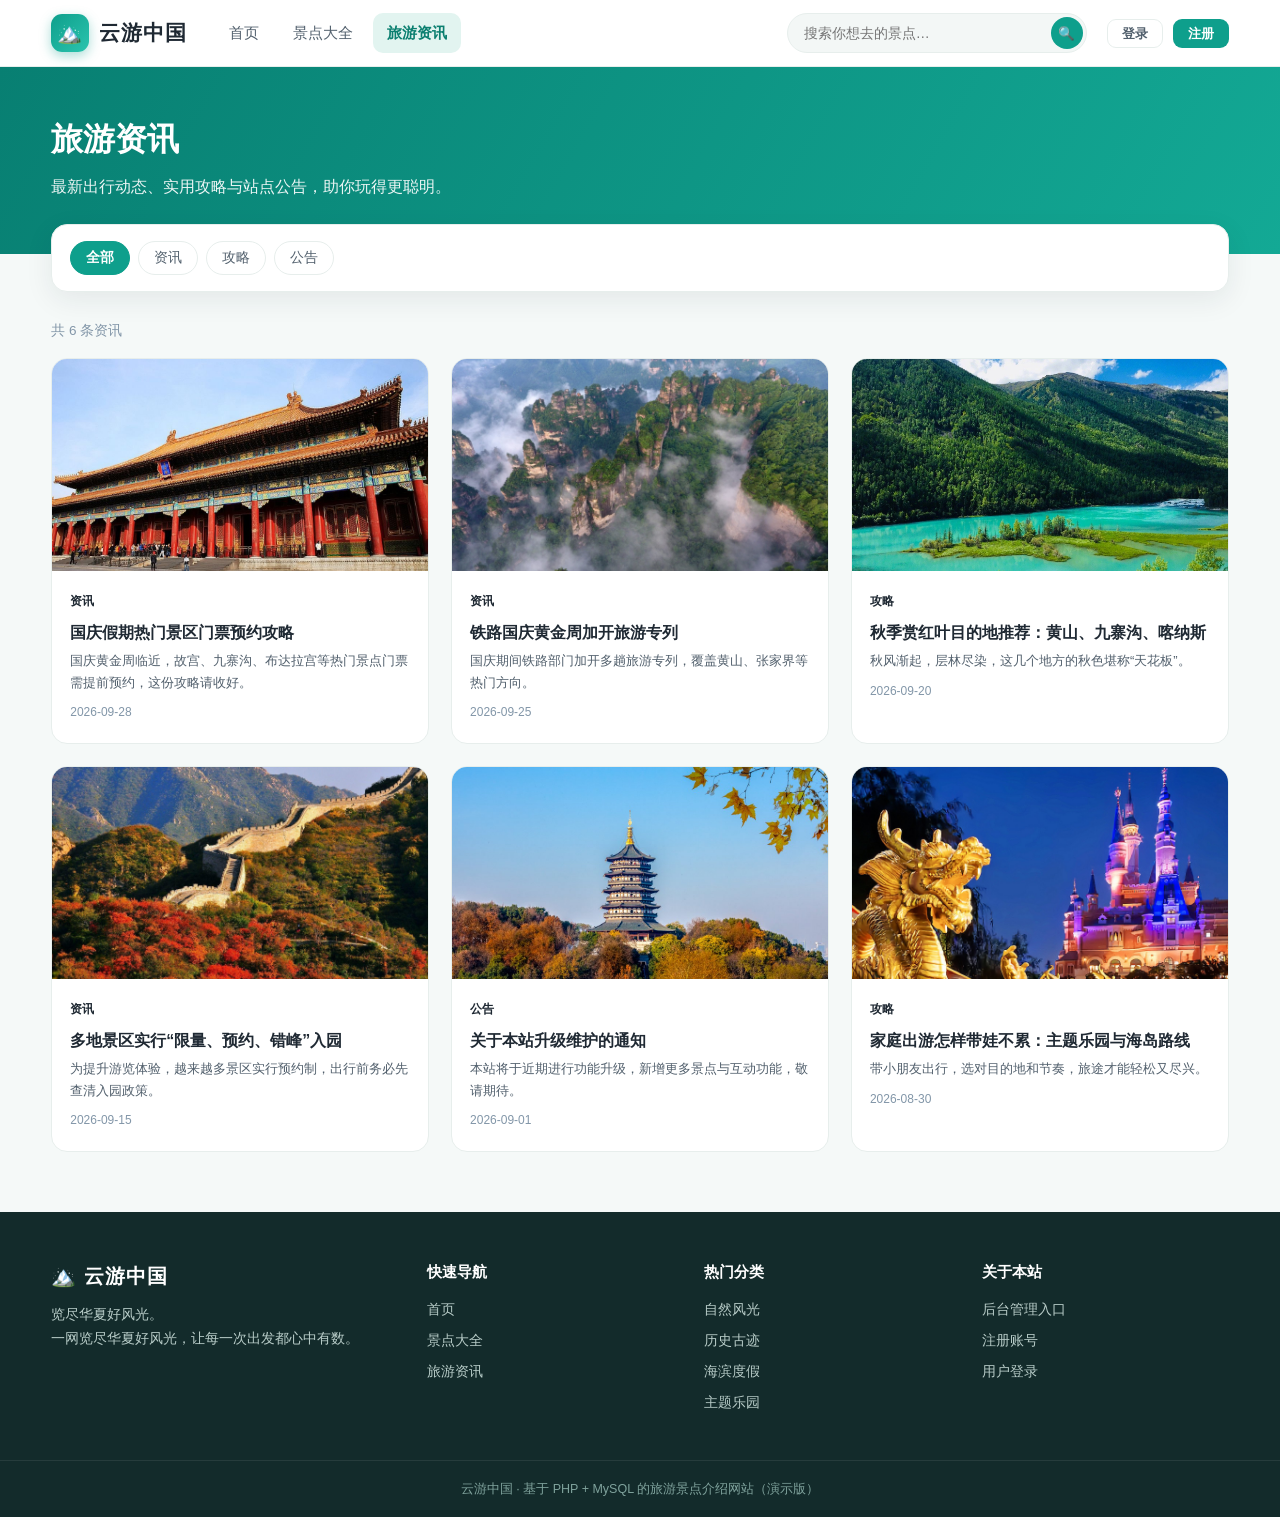
<file: news.html>
<!DOCTYPE html>
<html lang="zh-CN">
<head>
  <meta charset="UTF-8">
  <meta name="viewport" content="width=device-width, initial-scale=1.0">
  <title>旅游资讯 · 云游中国</title>
  <link rel="stylesheet" href="assets/css/style.css">
</head>
<body>
  <div id="navbar"></div>

  <header class="page-hero">
    <div class="container">
      <h1>旅游资讯</h1>
      <p>最新出行动态、实用攻略与站点公告，助你玩得更聪明。</p>
    </div>
  </header>

  <div class="container">
    <div class="filter-bar">
      <div class="chips" id="chips"></div>
    </div>
    <div class="result-info" id="resultInfo"></div>
    <div class="news-grid" id="newsList"></div>
    <div id="emptyState" class="empty" style="display:none">
      <div class="big">📰</div><p>暂无该分类下的资讯。</p>
    </div>
  </div>

  <div id="footer"></div>

  <script src="assets/js/store.js"></script>
  <script src="assets/js/app.js"></script>
  <script>
    document.addEventListener('DOMContentLoaded', function () {
      var cats = ['全部', '资讯', '攻略', '公告'];
      var cur = qs('cat') || '全部';

      function renderChips() {
        document.getElementById('chips').innerHTML = cats.map(function (c) {
          return '<button class="chip' + (c === cur ? ' active' : '') + '" data-c="' + c + '">' + c + '</button>';
        }).join('');
        document.querySelectorAll('#chips .chip').forEach(function (b) {
          b.addEventListener('click', function () { cur = b.getAttribute('data-c'); renderChips(); render(); });
        });
      }

      function render() {
        var list = Store.all('news').filter(function (n) { return n.status === 'published'; });
        if (cur !== '全部') list = list.filter(function (n) { return n.category === cur; });
        list.sort(function (a, b) { return b.date.localeCompare(a.date); });
        document.getElementById('resultInfo').textContent = '共 ' + list.length + ' 条资讯' + (cur !== '全部' ? '（' + cur + '）' : '');
        document.getElementById('newsList').innerHTML = list.map(function (n) {
          var img = n.cover ? asset(n.cover + '-cover.jpg') : asset('xihu-cover.jpg');
          return '<a class="news-card" href="news-detail.html?id=' + encodeURIComponent(n.id) + '">' +
            '<div class="cover"><img src="' + img + '" alt="' + esc(n.title) + '" loading="lazy"></div>' +
            '<div class="body"><span class="cat">' + esc(n.category) + '</span><h3>' + esc(n.title) + '</h3>' +
            '<p class="summary">' + esc(n.summary) + '</p><div class="date">' + esc(n.date) + '</div></div></a>';
        }).join('');
        document.getElementById('emptyState').style.display = list.length ? 'none' : 'block';
      }

      renderChips();
      render();
    });
  </script>
</body>
</html>
</file>
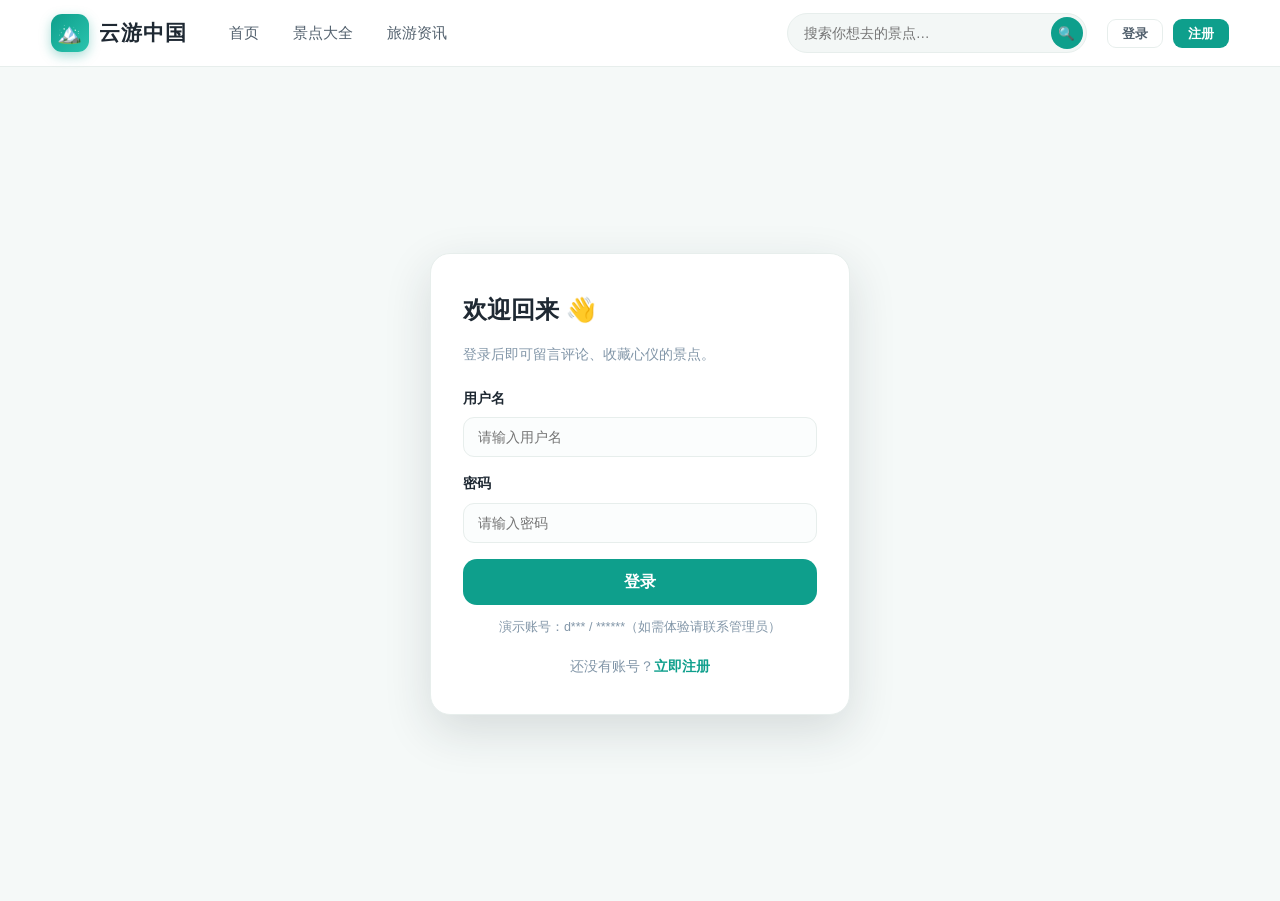
<file: profile.html>
<!DOCTYPE html>
<html lang="zh-CN">
<head>
  <meta charset="UTF-8">
  <meta name="viewport" content="width=device-width, initial-scale=1.0">
  <title>个人中心 · 云游中国</title>
  <link rel="stylesheet" href="assets/css/style.css">
</head>
<body>
  <div id="navbar"></div>
  <div class="container section">
    <div class="profile-grid">
      <aside class="profile-side">
        <span class="avatar" id="sideAvatar">游</span>
        <h3 id="sideName">未登录</h3>
        <span class="role" id="sideRole">游客</span>
        <nav class="side-menu">
          <button class="active" data-p="info">👤 我的信息</button>
          <button data-p="pwd">🔑 修改密码</button>
          <button data-p="favs">❤️ 我的收藏</button>
          <button data-p="comments">💬 我的留言</button>
        </nav>
      </aside>
      <div class="profile-panel" id="panel"></div>
    </div>
  </div>
  <div id="footer"></div>

  <script src="assets/js/store.js"></script>
  <script src="assets/js/app.js"></script>
  <script>
    document.addEventListener('DOMContentLoaded', function () {
      var u = Store.session();
      if (!u) { location.href = 'login.html?back=profile.html'; return; }

      document.getElementById('sideAvatar').textContent = u.nickname.charAt(0);
      document.getElementById('sideName').textContent = u.nickname;
      document.getElementById('sideRole').textContent = u.role === 'admin' ? '管理员' : '注册用户';

      var cur = 'info';
      function render() {
        var panel = document.getElementById('panel');
        if (cur === 'info') {
          panel.innerHTML = '<h2>我的信息</h2>' +
            '<div class="stat-cards">' +
            '<div class="stat-card"><b>' + myFavs().length + '</b><span>收藏的景点</span></div>' +
            '<div class="stat-card"><b>' + myComments().length + '</b><span>发表的留言</span></div>' +
            '<div class="stat-card"><b>' + esc(u.createdAt || '—') + '</b><span>注册日期</span></div></div>' +
            '<div class="field"><label>用户名</label><input id="uname" value="' + esc(u.username) + '"><div class="hint">4–16 位字母、数字或下划线，可用于登录</div></div>' +
            '<div class="field"><label>昵称</label><input id="nick" value="' + esc(u.nickname) + '"></div>' +
            '<button class="btn btn-primary" id="saveInfo">保存修改</button>';
          document.getElementById('saveInfo').addEventListener('click', function () {
            var un = document.getElementById('uname').value.trim();
            var nk = document.getElementById('nick').value.trim();
            if (!/^[a-zA-Z0-9_]{4,16}$/.test(un)) { toast('用户名需为 4–16 位字母、数字或下划线', 'error'); return; }
            if (!nk) { toast('昵称不能为空', 'error'); return; }
            var dup = Store.find('users', function (x) { return x.username === un && x.id !== u.id; });
            if (dup) { toast('该用户名已被占用', 'error'); return; }
            u.username = un; u.nickname = nk;
            Store.save('users', u);
            toast('个人信息已更新', 'success');
            setTimeout(function () { location.reload(); }, 500);
          });
        } else if (cur === 'pwd') {
          panel.innerHTML = '<h2>修改密码</h2>' +
            '<div class="field"><label>原密码</label><input type="password" id="oldPwd" autocomplete="current-password"></div>' +
            '<div class="field"><label>新密码</label><input type="password" id="newPwd" autocomplete="new-password"></div>' +
            '<div class="field"><label>确认新密码</label><input type="password" id="newPwd2" autocomplete="new-password"></div>' +
            '<button class="btn btn-primary" id="savePwd">确认修改</button>';
          document.getElementById('savePwd').addEventListener('click', function () {
            var o = document.getElementById('oldPwd').value;
            var n = document.getElementById('newPwd').value;
            var n2 = document.getElementById('newPwd2').value;
            if (o !== u.password) { toast('原密码不正确', 'error'); return; }
            if (n.length < 6) { toast('新密码至少 6 位', 'error'); return; }
            if (n !== n2) { toast('两次输入的新密码不一致', 'error'); return; }
            u.password = n; Store.save('users', u);
            toast('密码修改成功', 'success');
            document.getElementById('oldPwd').value = document.getElementById('newPwd').value = document.getElementById('newPwd2').value = '';
          });
        } else if (cur === 'favs') {
          var ids = myFavs();
          var spots = Store.all('attractions').filter(function (a) { return ids.indexOf(a.id) >= 0 && a.status === 'published'; });
          panel.innerHTML = '<h2>我的收藏</h2>' +
            (spots.length ? '<div class="spot-grid">' + spots.map(spotCardHTML).join('') + '</div>' :
              '<div class="empty"><div class="big">🤍</div><p>还没有收藏任何景点，去<a href="attractions.html" style="color:var(--primary)">景点大全</a>逛逛吧。</p></div>');
        } else if (cur === 'comments') {
          var mine = myComments();
          panel.innerHTML = '<h2>我的留言</h2>' + (mine.length ? mine.map(function (c) {
            var a = Store.get('attractions', c.attractionId);
            return '<div class="comment"><span class="avatar">' + esc(c.username.charAt(0)) + '</span><div style="flex:1">' +
              '<div class="head"><b>' + (a ? '<a href="attraction.html?id=' + a.id + '" style="color:var(--primary)">' + esc(a.name) + '</a>' : '未知景点') + '</b>' +
              '<span class="stars">' + starsHTML(c.rating) + '</span><span class="date">' + esc(c.date) + '</span></div>' +
              '<p class="text">' + esc(c.content) + '</p></div></div>';
          }).join('') : '<div class="empty"><div class="big">💬</div><p>还没有发表过留言。</p></div>');
        }
      }

      function myComments() {
        return Store.all('comments').filter(function (c) { return c.username === u.nickname; });
      }

      document.querySelectorAll('.side-menu button').forEach(function (b) {
        b.addEventListener('click', function () {
          document.querySelectorAll('.side-menu button').forEach(function (x) { x.classList.remove('active'); });
          b.classList.add('active'); cur = b.getAttribute('data-p'); render();
        });
      });
      render();
    });
  </script>
</body>
</html>
</file>
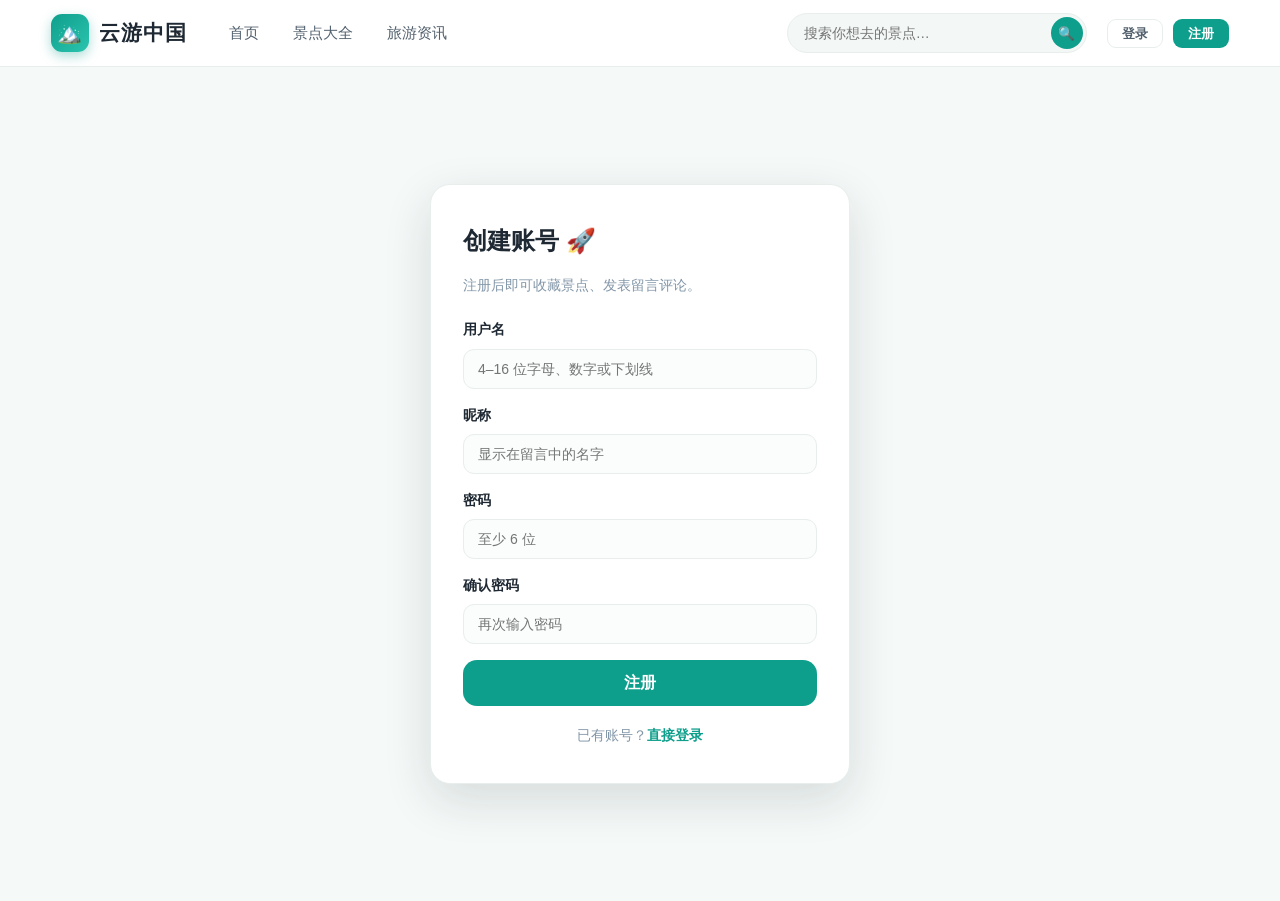
<file: register.html>
<!DOCTYPE html>
<html lang="zh-CN">
<head>
  <meta charset="UTF-8">
  <meta name="viewport" content="width=device-width, initial-scale=1.0">
  <title>注册账号 · 云游中国</title>
  <link rel="stylesheet" href="assets/css/style.css">
</head>
<body>
  <div id="navbar"></div>
  <div class="auth-wrap">
    <div class="auth-card">
      <h1>创建账号 🚀</h1>
      <p class="sub">注册后即可收藏景点、发表留言评论。</p>
      <form id="regForm">
        <div class="field"><label>用户名</label><input id="username" type="text" placeholder="4–16 位字母、数字或下划线" autocomplete="username" required></div>
        <div class="field"><label>昵称</label><input id="nickname" type="text" placeholder="显示在留言中的名字" required></div>
        <div class="field"><label>密码</label><input id="password" type="password" placeholder="至少 6 位" autocomplete="new-password" required></div>
        <div class="field"><label>确认密码</label><input id="password2" type="password" placeholder="再次输入密码" autocomplete="new-password" required></div>
        <button class="btn btn-primary btn-block btn-lg" type="submit">注册</button>
      </form>
      <div class="auth-foot">已有账号？<a href="login.html">直接登录</a></div>
    </div>
  </div>
  <script src="assets/js/store.js"></script>
  <script src="assets/js/app.js"></script>
  <script>
    document.getElementById('regForm').addEventListener('submit', function (e) {
      e.preventDefault();
      var u = document.getElementById('username').value.trim();
      var nick = document.getElementById('nickname').value.trim();
      var p = document.getElementById('password').value;
      var p2 = document.getElementById('password2').value;
      if (!/^[a-zA-Z0-9_]{4,16}$/.test(u)) { toast('用户名需为 4–16 位字母、数字或下划线', 'error'); return; }
      if (!nick) { toast('请输入昵称', 'error'); return; }
      if (p.length < 6) { toast('密码至少 6 位', 'error'); return; }
      if (p !== p2) { toast('两次输入的密码不一致', 'error'); return; }
      if (Store.find('users', function (x) { return x.username === u; })) { toast('该用户名已被占用', 'error'); return; }
      Store.save('users', {
        id: Store.uid('u'), username: u, nickname: nick, password: p,
        role: 'user', status: 'active', createdAt: new Date().toISOString().slice(0, 10)
      });
      Store.login(u, p);
      toast('注册成功，已自动登录', 'success');
      setTimeout(function () { location.href = 'index.html'; }, 700);
    });
  </script>
</body>
</html>
</file>
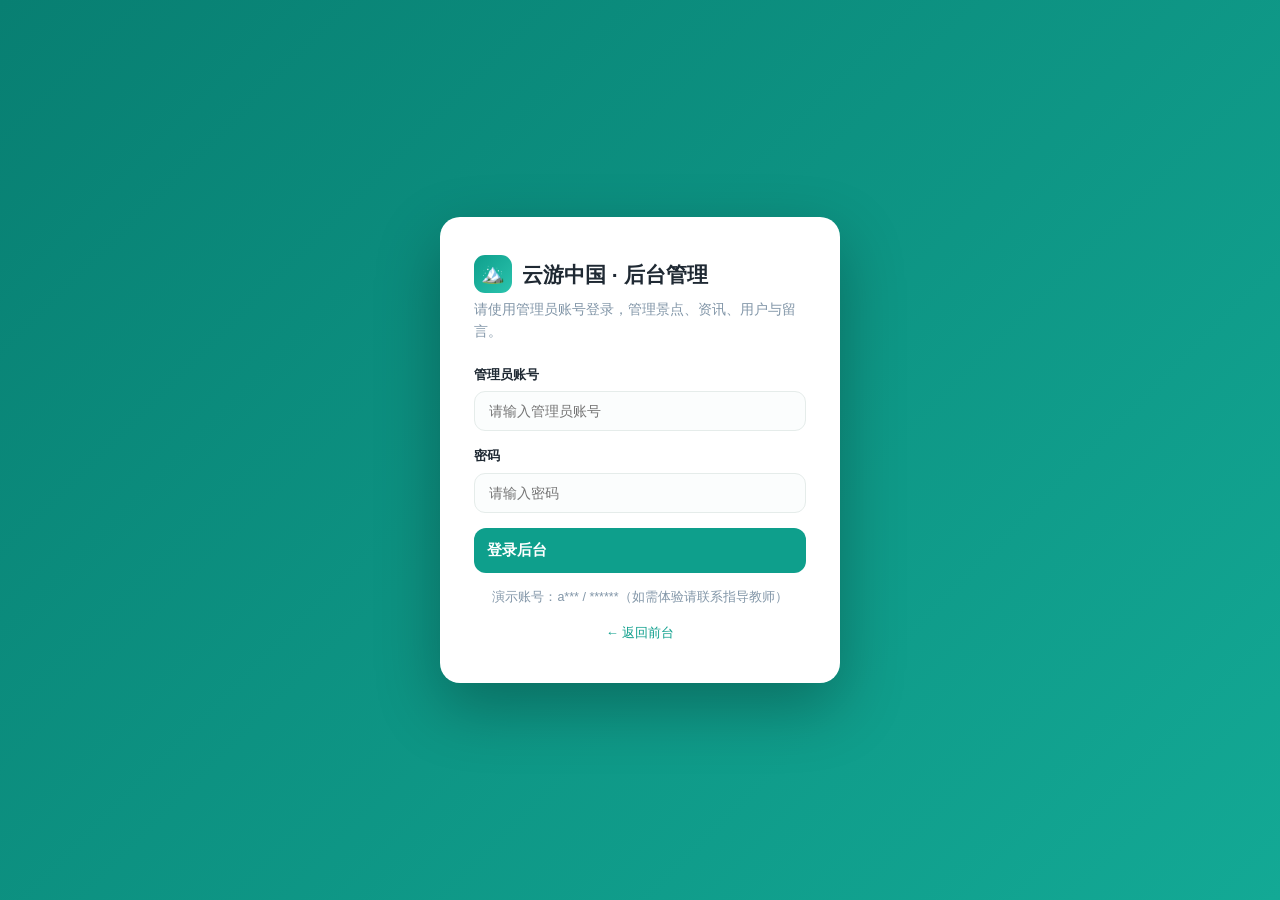
<file: admin/attractions.html>
<!DOCTYPE html>
<html lang="zh-CN">
<head>
  <meta charset="UTF-8">
  <meta name="viewport" content="width=device-width, initial-scale=1.0">
  <title>景点管理 · 云游中国后台</title>
  <link rel="stylesheet" href="../assets/css/admin.css">
</head>
<body>
  <div class="admin-layout">
    <aside class="sidebar" id="sidebar"></aside>
    <div class="main">
      <header class="topbar" id="topbar"></header>
      <div class="content">
        <div class="a-card">
          <div class="head">
            <h2>🏞️ 景点列表</h2><div class="spacer"></div>
            <div class="toolbar">
              <input class="search-input" id="search" type="text" placeholder="搜索景点名称 / 省份…">
              <select class="a-select" id="catSel"></select>
              <button class="a-btn a-btn-primary" id="addBtn">＋ 新增景点</button>
            </div>
          </div>
          <div class="body" style="padding:0">
            <div style="overflow-x:auto">
              <table class="a-table">
                <thead><tr><th>封面</th><th>景点名称</th><th>分类</th><th>省份</th><th>评分</th><th>热度</th><th>状态</th><th style="width:190px">操作</th></tr></thead>
                <tbody id="tbody"></tbody>
              </table>
            </div>
            <div id="emptyState" class="empty" style="display:none"><div class="big">🏜️</div><p>暂无景点，点击右上角“新增景点”开始创建。</p></div>
            <div style="display:flex;justify-content:space-between;align-items:center;padding:14px 20px;border-top:1px solid var(--line)">
              <span class="text-muted" id="pageInfo"></span>
              <div id="pager" style="display:flex;gap:6px"></div>
            </div>
          </div>
        </div>
      </div>
    </div>
  </div>

  <script src="../assets/js/store.js"></script>
  <script src="../assets/js/admin.js"></script>
  <script>
    document.addEventListener('DOMContentLoaded', function () {
      renderShell('attractions', '景点管理');
      var PAGE = 6, curPage = 1, kw = '', cat = '全部';

      document.getElementById('catSel').innerHTML = ['全部'].concat(Store.categories.map(function (c) { return c.name; })).map(function (c) {
        return '<option value="' + c + '">' + c + '</option>';
      }).join('');
      document.getElementById('search').addEventListener('input', function () { kw = this.value.trim(); curPage = 1; render(); });
      document.getElementById('catSel').addEventListener('change', function () { cat = this.value; curPage = 1; render(); });
      document.getElementById('addBtn').addEventListener('click', function () { editModal(null); });

      function filtered() {
        var list = Store.all('attractions');
        if (cat !== '全部') list = list.filter(function (a) { return a.category === cat; });
        if (kw) list = list.filter(function (a) { return (a.name + a.province).toLowerCase().indexOf(kw.toLowerCase()) >= 0; });
        list.sort(function (a, b) { return (b.featured ? 1 : 0) - (a.featured ? 1 : 0) || b.visits - a.visits; });
        return list;
      }

      function render() {
        var list = filtered();
        var pages = Math.max(1, Math.ceil(list.length / PAGE));
        if (curPage > pages) curPage = pages;
        var items = list.slice((curPage - 1) * PAGE, curPage * PAGE);
        document.getElementById('tbody').innerHTML = items.map(function (a) {
          return '<tr><td><img class="thumb" src="' + coverOf(a) + '" onerror="this.onerror=null;this.src=\'../assets/img/default-cover.svg\'"></td>' +
            '<td class="name">' + esc(a.name) + (a.featured ? ' <span class="pill on">热门</span>' : '') + '</td>' +
            '<td>' + esc(a.category) + '</td><td>' + esc(a.province) + '</td>' +
            '<td><span class="star">★</span> ' + a.rating.toFixed(1) + '</td><td>' + fmtNum(a.visits) + '</td>' +
            '<td><span class="pill ' + (a.status === 'published' ? 'on' : 'off') + '">' + (a.status === 'published' ? '已上架' : '已下架') + '</span></td>' +
            '<td><div class="row-actions">' +
            '<button class="a-btn a-btn-ghost a-btn-sm" data-act="edit" data-id="' + a.id + '">编辑</button>' +
            '<button class="a-btn a-btn-ghost a-btn-sm" data-act="toggle" data-id="' + a.id + '">' + (a.status === 'published' ? '下架' : '上架') + '</button>' +
            '<button class="a-btn a-btn-danger a-btn-sm" data-act="del" data-id="' + a.id + '">删除</button></div></td></tr>';
        }).join('');
        document.getElementById('emptyState').style.display = list.length ? 'none' : 'block';
        document.getElementById('pageInfo').textContent = '共 ' + list.length + ' 个景点 · 第 ' + curPage + ' / ' + pages + ' 页';
        var pager = document.getElementById('pager');
        pager.innerHTML = '';
        if (pages > 1) {
          var h = '<button class="a-btn a-btn-ghost a-btn-sm" data-p="' + (curPage - 1) + '"' + (curPage === 1 ? ' disabled' : '') + '>上一页</button>';
          h += '<button class="a-btn a-btn-ghost a-btn-sm" data-p="' + (curPage + 1) + '"' + (curPage === pages ? ' disabled' : '') + '>下一页</button>';
          pager.innerHTML = h;
          pager.querySelectorAll('button').forEach(function (b) {
            b.addEventListener('click', function () { if (!b.disabled) { curPage = parseInt(b.getAttribute('data-p'), 10); render(); } });
          });
        }
      }

      document.getElementById('tbody').addEventListener('click', function (e) {
        var btn = e.target.closest('button'); if (!btn) return;
        var id = btn.getAttribute('data-id'); var act = btn.getAttribute('data-act');
        if (act === 'edit') editModal(Store.get('attractions', id));
        else if (act === 'toggle') {
          var a = Store.get('attractions', id);
          a.status = a.status === 'published' ? 'hidden' : 'published';
          Store.save('attractions', a);
          toast('已' + (a.status === 'published' ? '上架' : '下架') + '：' + a.name, 'success');
          render();
        } else if (act === 'del') {
          var t = Store.get('attractions', id);
          mConfirm('确定要删除景点「' + t.name + '」吗？删除后不可恢复。', function () {
            Store.remove('attractions', id);
            toast('已删除：' + t.name, 'success');
            render();
          });
        }
      });

      function editModal(a) {
        var isNew = !a;
        var coverVal = a && a.cover ? a.cover : '';
        var galVal = a && a.gallery ? a.gallery : [];
        var body =
          '<div class="a-form">' +
          '<div class="field"><label>景点名称 *</label><input id="fName" value="' + (a ? esc(a.name) : '') + '" placeholder="如：黄山"></div>' +
          '<div class="field"><label>分类 *</label><select id="fCat">' + Store.categories.map(function (c) {
            return '<option value="' + c.name + '"' + (a && a.category === c.name ? ' selected' : '') + '>' + c.icon + ' ' + c.name + '</option>';
          }).join('') + '</select></div>' +
          '<div class="field"><label>省份 *</label><input id="fProvince" value="' + (a ? esc(a.province) : '') + '" placeholder="如：安徽"></div>' +
          '<div class="field"><label>评分（0–5）</label><input id="fRating" type="number" step="0.1" min="0" max="5" value="' + (a ? a.rating : 4.8) + '"></div>' +
          '<div class="field full"><label>一句话简介 *</label><input id="fSummary" value="' + (a ? esc(a.summary) : '') + '" placeholder="用一句话概括景点亮点"></div>' +
          '<div class="field full"><label>详细介绍 *（每行一段）</label><textarea id="fIntro" placeholder="第一段…&#10;第二段…&#10;第三段…">' + (a ? esc(a.intro.join('\n')) : '') + '</textarea></div>' +
          '<div class="field"><label>开放时间</label><input id="fHours" value="' + (a ? esc(a.hours) : '') + '" placeholder="如：08:00–18:00"></div>' +
          '<div class="field"><label>门票参考</label><input id="fTicket" value="' + (a ? esc(a.ticket) : '') + '" placeholder="如：旺季 190 元/人"></div>' +
          '<div class="field full"><label>交通提示</label><input id="fTransport" value="' + (a ? esc(a.transport) : '') + '"></div>' +
          '<div class="field full"><label>详细地址</label><input id="fAddress" value="' + (a ? esc(a.address) : '') + '"></div>' +
          '<div class="field full"><label>游玩攻略（每行一条）</label><textarea id="fTips" placeholder="第一条建议…&#10;第二条建议…">' + (a ? esc(a.tips.join('\n')) : '') + '</textarea></div>' +
          '<div class="field"><label>标签（用逗号分隔）</label><input id="fTags" value="' + (a ? esc(a.tags.join(',')) : '') + '" placeholder="如：云海,日出,世界遗产"></div>' +
          '<div class="field"><label>设为热门推荐</label><div style="margin-top:8px"><label style="display:inline-flex;align-items:center;gap:8px;font-weight:400"><input type="checkbox" id="fFeatured"' + (a && a.featured ? ' checked' : '') + '> 在首页热门景点中展示</label></div></div>' +
          '<div class="field full"><label>封面图片</label><div class="img-upload">' +
          '<img class="preview" id="coverPreview" src="' + (coverVal || '../assets/img/default-cover.svg') + '">' +
          '<input type="file" id="coverFile" accept="image/*"><span class="text-muted">支持 JPG / PNG / GIF</span></div></div>' +
          '<div class="field full"><label>景点图集（可多选）</label><div class="img-upload" id="galPreviewWrap">' +
          '<input type="file" id="galFiles" accept="image/*" multiple></div></div>' +
          '</div>';

        openModal(isNew ? '新增景点' : '编辑景点 · ' + a.name, body,
          '<button class="a-btn a-btn-ghost" data-close="1">取消</button><button class="a-btn a-btn-primary" id="saveBtn">保存</button>');

        document.getElementById('coverFile').addEventListener('change', function () {
          var f = this.files[0]; if (!f) return;
          compressImage(f, 1280, function (url) { coverVal = url; document.getElementById('coverPreview').src = url; });
        });
        document.getElementById('galFiles').addEventListener('change', function () {
          galVal = [];
          var files = Array.prototype.slice.call(this.files);
          files.forEach(function (f) { compressImage(f, 1280, function (url) { galVal.push(url); paintGal(); }); });
        });
        function paintGal() {
          document.getElementById('galPreviewWrap').innerHTML = galVal.map(function (u) {
            return '<img class="preview" src="' + u + '">';
          }).join('') + '<input type="file" id="galFiles" accept="image/*" multiple>';
          document.getElementById('galFiles').addEventListener('change', function () {
            Array.prototype.slice.call(this.files).forEach(function (f) { compressImage(f, 1280, function (url) { galVal.push(url); paintGal(); }); });
          });
        }
        if (galVal.length) paintGal();

        document.getElementById('saveBtn').addEventListener('click', function () {
          var name = document.getElementById('fName').value.trim();
          var prov = document.getElementById('fProvince').value.trim();
          var summary = document.getElementById('fSummary').value.trim();
          var intro = document.getElementById('fIntro').value.split('\n').map(function (s) { return s.trim(); }).filter(Boolean);
          if (!name || !prov || !summary || !intro.length) { toast('请填写景点名称、省份、简介和详细介绍', 'error'); return; }
          var item = {
            id: isNew ? Store.uid('spot') : a.id,
            name: name,
            category: document.getElementById('fCat').value,
            province: prov,
            rating: Math.min(5, Math.max(0, parseFloat(document.getElementById('fRating').value) || 4.8)),
            visits: a ? a.visits : Math.floor(Math.random() * 8000 + 2000),
            tags: document.getElementById('fTags').value.split(/[,，]/).map(function (s) { return s.trim(); }).filter(Boolean),
            summary: summary,
            intro: intro,
            hours: document.getElementById('fHours').value.trim(),
            ticket: document.getElementById('fTicket').value.trim(),
            transport: document.getElementById('fTransport').value.trim(),
            address: document.getElementById('fAddress').value.trim(),
            tips: document.getElementById('fTips').value.split('\n').map(function (s) { return s.trim(); }).filter(Boolean),
            featured: document.getElementById('fFeatured').checked,
            cover: coverVal || (a ? a.cover : ''),
            gallery: galVal,
            status: a ? a.status : 'published',
            createdAt: a ? a.createdAt : today()
          };
          Store.save('attractions', item);
          closeModal();
          if (Store.isFull()) {
            toast('已保存，但浏览器存储空间不足，图片可能无法在下次打开时保留，请删除部分图片', 'error');
          } else {
            toast(isNew ? '景点创建成功' : '景点已更新', 'success');
          }
          render();
        });
      }

      render();
    });
  </script>
</body>
</html>
</file>
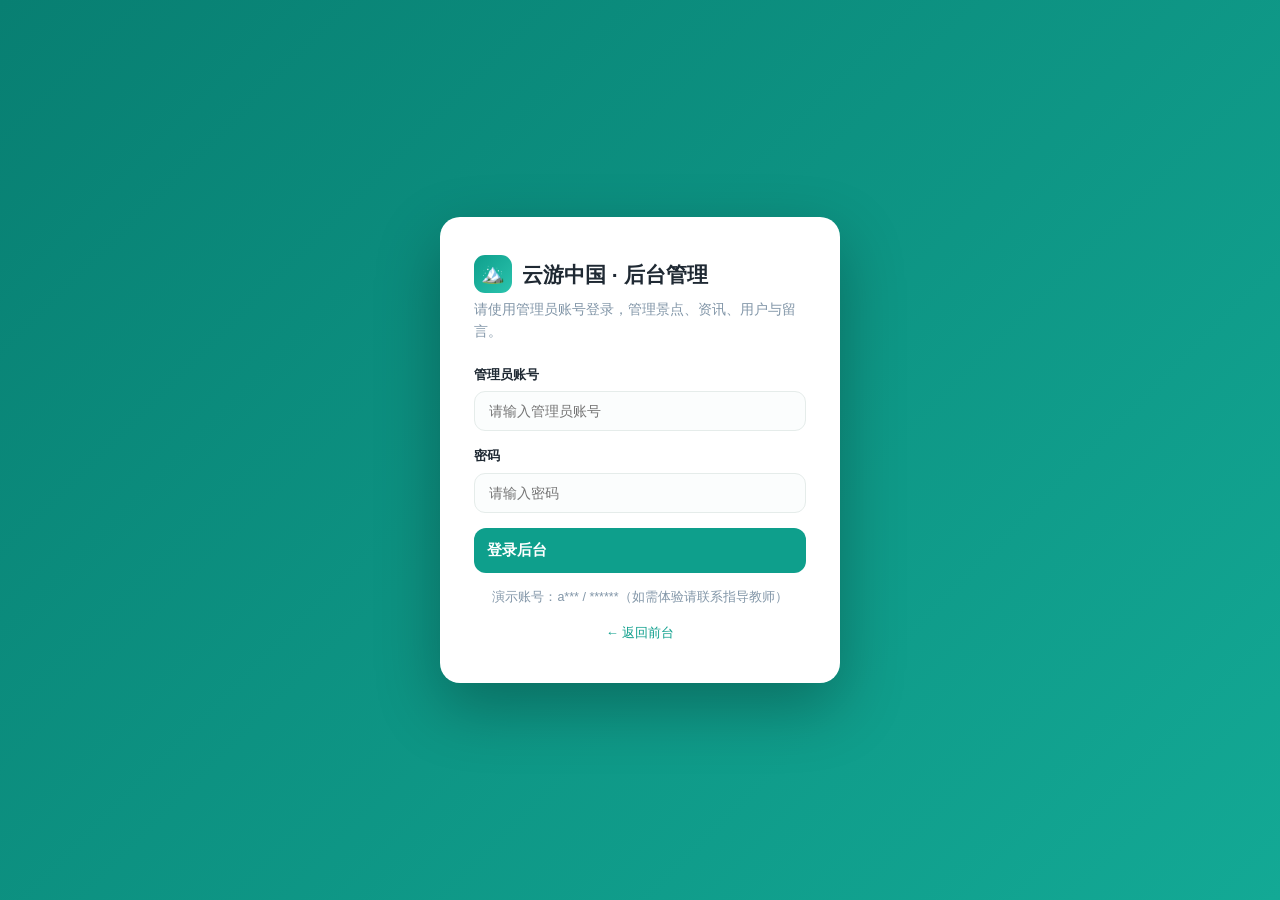
<file: admin/comments.html>
<!DOCTYPE html>
<html lang="zh-CN">
<head>
  <meta charset="UTF-8">
  <meta name="viewport" content="width=device-width, initial-scale=1.0">
  <title>留言管理 · 云游中国后台</title>
  <link rel="stylesheet" href="../assets/css/admin.css">
</head>
<body>
  <div class="admin-layout">
    <aside class="sidebar" id="sidebar"></aside>
    <div class="main">
      <header class="topbar" id="topbar"></header>
      <div class="content">
        <div class="a-card">
          <div class="head">
            <h2>💬 留言评论</h2><div class="spacer"></div>
            <div class="toolbar">
              <select class="a-select" id="spotSel"><option value="全部">全部景点</option></select>
              <select class="a-select" id="statusSel"><option value="全部">全部状态</option><option value="published">已展示</option><option value="hidden">已隐藏</option></select>
            </div>
          </div>
          <div class="body" style="padding:0">
            <div style="overflow-x:auto">
              <table class="a-table">
                <thead><tr><th>留言人</th><th>所属景点</th><th>评分</th><th>留言内容</th><th>日期</th><th>状态</th><th style="width:170px">操作</th></tr></thead>
                <tbody id="tbody"></tbody>
              </table>
            </div>
            <div id="emptyState" class="empty" style="display:none"><div class="big">💬</div><p>暂无留言。</p></div>
          </div>
        </div>
      </div>
    </div>
  </div>

  <script src="../assets/js/store.js"></script>
  <script src="../assets/js/admin.js"></script>
  <script>
    document.addEventListener('DOMContentLoaded', function () {
      renderShell('comments', '留言管理');
      var spot = '全部', status = '全部';

      var spots = Store.all('attractions');
      document.getElementById('spotSel').innerHTML = '<option value="全部">全部景点</option>' + spots.map(function (a) {
        return '<option value="' + a.id + '">' + esc(a.name) + '</option>';
      }).join('');
      document.getElementById('spotSel').addEventListener('change', function () { spot = this.value; render(); });
      document.getElementById('statusSel').addEventListener('change', function () { status = this.value; render(); });

      function render() {
        var list = Store.all('comments');
        if (spot !== '全部') list = list.filter(function (c) { return c.attractionId === spot; });
        if (status !== '全部') list = list.filter(function (c) { return c.status === status; });
        list.sort(function (a, b) { return b.date.localeCompare(a.date); });
        document.getElementById('tbody').innerHTML = list.map(function (c) {
          var a = Store.get('attractions', c.attractionId);
          return '<tr><td><div style="display:flex;align-items:center;gap:9px"><span class="avatar" style="width:30px;height:30px;font-size:13px">' + esc(c.username.charAt(0)) + '</span>' + esc(c.username) + '</div></td>' +
            '<td>' + (a ? esc(a.name) : '<span class="text-muted">已删除景点</span>') + '</td>' +
            '<td>' + starsHTML(c.rating) + '</td>' +
            '<td style="max-width:340px"><div style="overflow:hidden;text-overflow:ellipsis;display:-webkit-box;-webkit-line-clamp:2;-webkit-box-orient:vertical">' + esc(c.content) + '</div></td>' +
            '<td class="text-muted">' + esc(c.date) + '</td>' +
            '<td><span class="pill ' + (c.status === 'published' ? 'on' : 'off') + '">' + (c.status === 'published' ? '已展示' : '已隐藏') + '</span></td>' +
            '<td><div class="row-actions">' +
            '<button class="a-btn a-btn-ghost a-btn-sm" data-act="view" data-id="' + c.id + '">查看</button>' +
            '<button class="a-btn a-btn-ghost a-btn-sm" data-act="toggle" data-id="' + c.id + '">' + (c.status === 'published' ? '隐藏' : '恢复') + '</button>' +
            '<button class="a-btn a-btn-danger a-btn-sm" data-act="del" data-id="' + c.id + '">删除</button></div></td></tr>';
        }).join('');
        document.getElementById('emptyState').style.display = list.length ? 'none' : 'block';
      }

      document.getElementById('tbody').addEventListener('click', function (e) {
        var btn = e.target.closest('button'); if (!btn) return;
        var id = btn.getAttribute('data-id'); var act = btn.getAttribute('data-act');
        var c = Store.get('comments', id);
        var a = Store.get('attractions', c.attractionId);
        if (act === 'view') {
          openModal('留言详情 · ' + c.username, '<div style="margin-bottom:12px"><b>' + esc(c.username) + '</b> 对 ' +
            '<b>' + (a ? esc(a.name) : '未知景点') + '</b> 的评价 ' + starsHTML(c.rating) + '</div>' +
            '<p style="margin:0;background:#f7faf9;border-radius:10px;padding:14px;font-size:14.5px;color:var(--text)">' + esc(c.content) + '</p>' +
            '<div class="text-muted" style="margin-top:10px">' + esc(c.date) + '</div>', '');
        } else if (act === 'toggle') {
          c.status = c.status === 'published' ? 'hidden' : 'published';
          Store.save('comments', c); toast('已' + (c.status === 'published' ? '恢复展示' : '隐藏该留言'), 'success'); render();
        } else if (act === 'del') {
          mConfirm('确定删除这条留言吗？删除后不可恢复。', function () { Store.remove('comments', id); toast('留言已删除', 'success'); render(); });
        }
      });

      render();
    });
  </script>
</body>
</html>
</file>
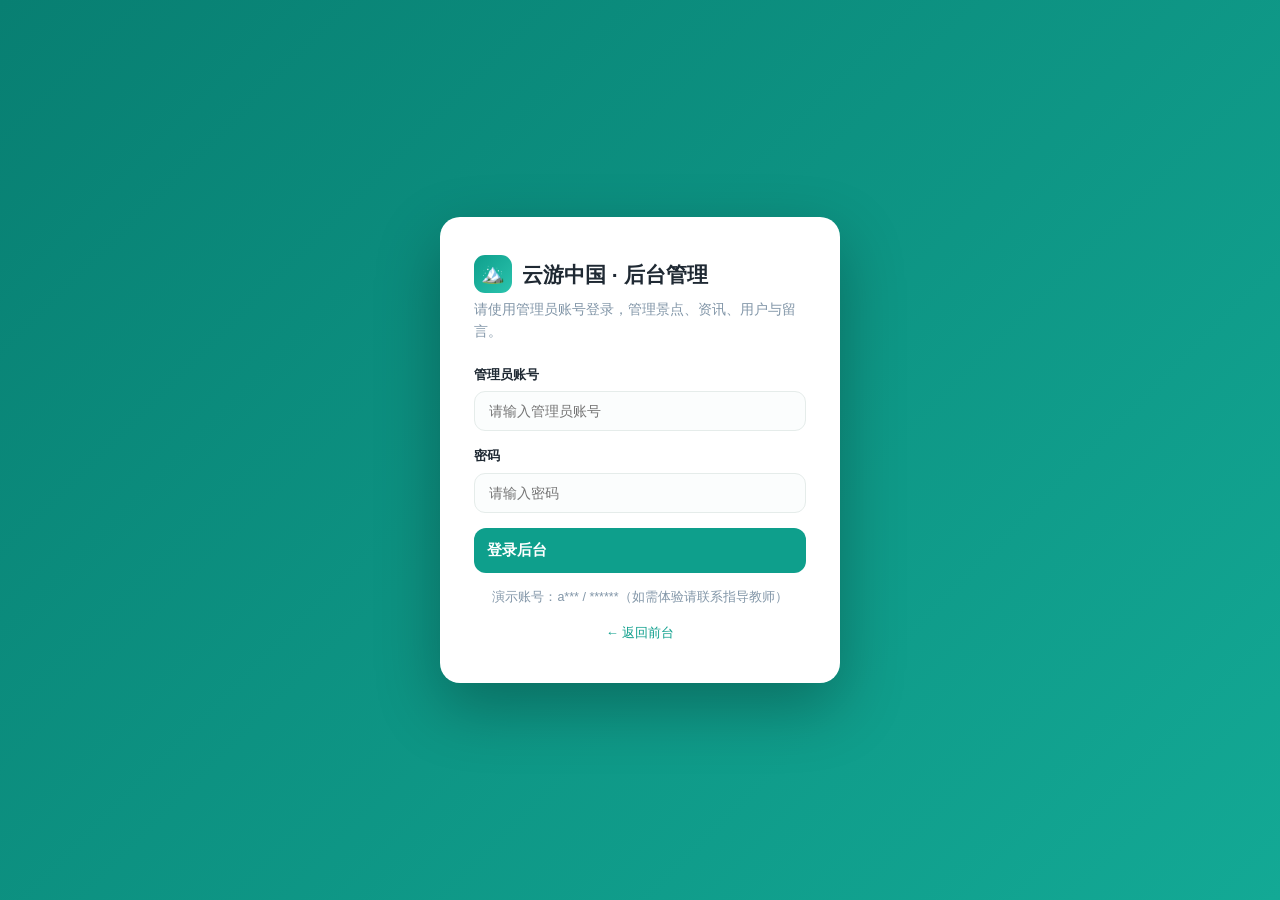
<file: admin/login.html>
<!DOCTYPE html>
<html lang="zh-CN">
<head>
  <meta charset="UTF-8">
  <meta name="viewport" content="width=device-width, initial-scale=1.0">
  <title>管理员登录 · 云游中国</title>
  <link rel="stylesheet" href="../assets/css/admin.css">
</head>
<body>
  <div class="login-wrap">
    <div class="login-card">
      <div class="brand"><span class="logo">🏔️</span>云游中国 · 后台管理</div>
      <p class="sub">请使用管理员账号登录，管理景点、资讯、用户与留言。</p>
      <form id="form">
        <div class="field"><label>管理员账号</label><input id="username" type="text" placeholder="请输入管理员账号" required></div>
        <div class="field"><label>密码</label><input id="password" type="password" placeholder="请输入密码" required></div>
        <button class="a-btn a-btn-primary btn-block" type="submit">登录后台</button>
      </form>
      <div class="hint" style="text-align:center;margin-top:14px;color:var(--muted);font-size:12.5px">演示账号：a*** / ******（如需体验请联系指导教师）</div>
      <div style="text-align:center;margin-top:12px"><a href="../index.html" style="color:var(--primary);font-size:13px">← 返回前台</a></div>
    </div>
  </div>
  <script src="../assets/js/store.js"></script>
  <script src="../assets/js/admin.js"></script>
  <script>
    document.getElementById('form').addEventListener('submit', function (e) {
      e.preventDefault();
      var u = document.getElementById('username').value.trim();
      var p = document.getElementById('password').value;
      var r = Store.login(u, p, 'admin');
      if (r.error) { toast(r.error, 'error'); return; }
      toast('登录成功，欢迎回来', 'success');
      setTimeout(function () { location.href = 'index.html'; }, 600);
    });
  </script>
</body>
</html>
</file>
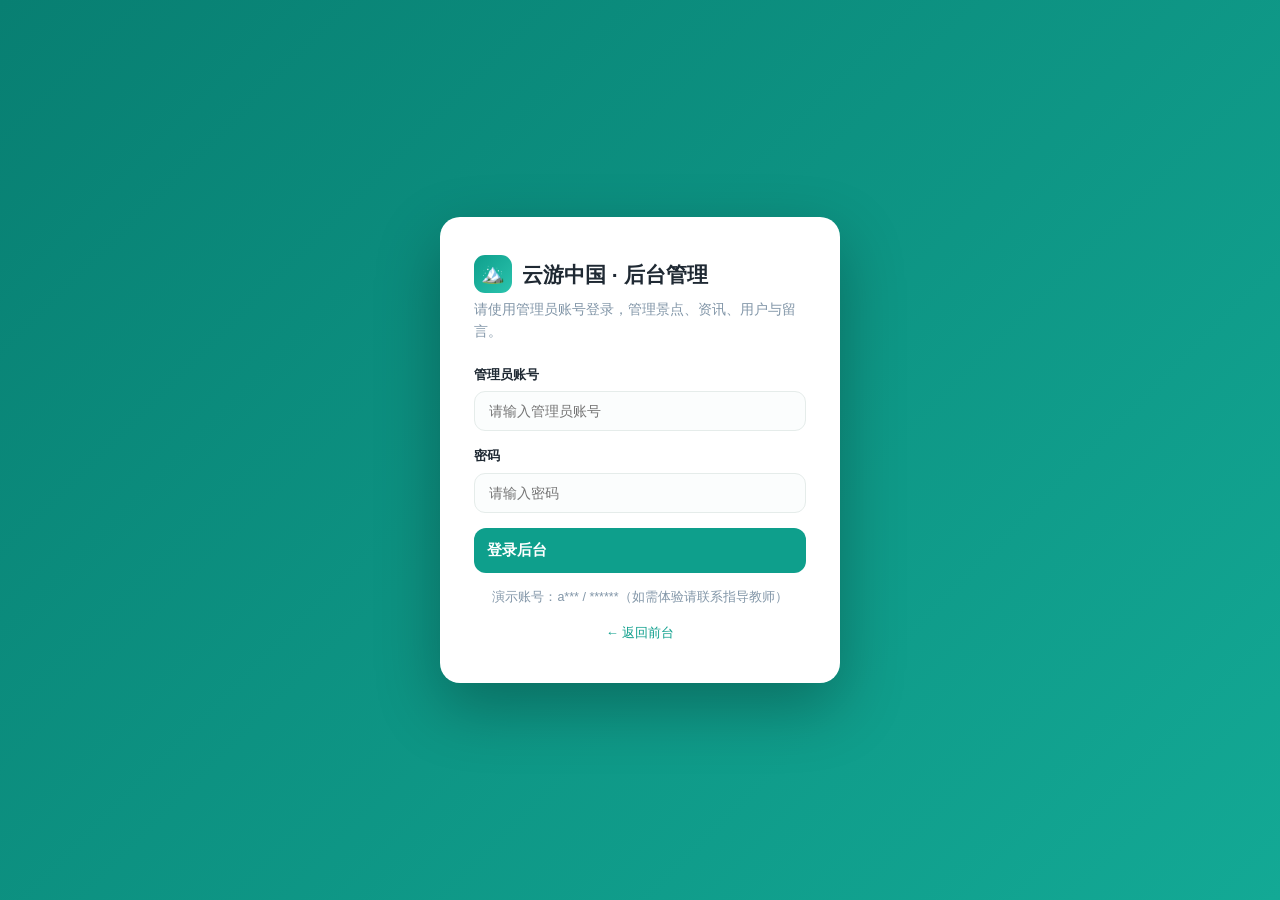
<file: admin/news.html>
<!DOCTYPE html>
<html lang="zh-CN">
<head>
  <meta charset="UTF-8">
  <meta name="viewport" content="width=device-width, initial-scale=1.0">
  <title>资讯管理 · 云游中国后台</title>
  <link rel="stylesheet" href="../assets/css/admin.css">
</head>
<body>
  <div class="admin-layout">
    <aside class="sidebar" id="sidebar"></aside>
    <div class="main">
      <header class="topbar" id="topbar"></header>
      <div class="content">
        <div class="a-card">
          <div class="head">
            <h2>📰 资讯列表</h2><div class="spacer"></div>
            <div class="toolbar">
              <select class="a-select" id="catSel">
                <option value="全部">全部分类</option><option value="资讯">资讯</option><option value="攻略">攻略</option><option value="公告">公告</option>
              </select>
              <button class="a-btn a-btn-primary" id="addBtn">＋ 发布资讯</button>
            </div>
          </div>
          <div class="body" style="padding:0">
            <div style="overflow-x:auto">
              <table class="a-table">
                <thead><tr><th>标题</th><th>分类</th><th>发布日期</th><th>状态</th><th style="width:170px">操作</th></tr></thead>
                <tbody id="tbody"></tbody>
              </table>
            </div>
            <div id="emptyState" class="empty" style="display:none"><div class="big">📰</div><p>暂无资讯，点击右上角“发布资讯”。</p></div>
          </div>
        </div>
      </div>
    </div>
  </div>

  <script src="../assets/js/store.js"></script>
  <script src="../assets/js/admin.js"></script>
  <script>
    document.addEventListener('DOMContentLoaded', function () {
      renderShell('news', '资讯管理');
      var cat = '全部';
      document.getElementById('catSel').addEventListener('change', function () { cat = this.value; render(); });
      document.getElementById('addBtn').addEventListener('click', function () { editModal(null); });

      function list() {
        var l = Store.all('news');
        if (cat !== '全部') l = l.filter(function (n) { return n.category === cat; });
        l.sort(function (a, b) { return b.date.localeCompare(a.date); });
        return l;
      }

      function render() {
        var l = list();
        document.getElementById('tbody').innerHTML = l.map(function (n) {
          return '<tr><td class="name" style="max-width:360px">' + esc(n.title) + '</td>' +
            '<td>' + esc(n.category) + '</td><td>' + esc(n.date) + '</td>' +
            '<td><span class="pill ' + (n.status === 'published' ? 'on' : 'off') + '">' + (n.status === 'published' ? '已发布' : '已下线') + '</span></td>' +
            '<td><div class="row-actions">' +
            '<button class="a-btn a-btn-ghost a-btn-sm" data-act="edit" data-id="' + n.id + '">编辑</button>' +
            '<button class="a-btn a-btn-ghost a-btn-sm" data-act="toggle" data-id="' + n.id + '">' + (n.status === 'published' ? '下线' : '发布') + '</button>' +
            '<button class="a-btn a-btn-danger a-btn-sm" data-act="del" data-id="' + n.id + '">删除</button></div></td></tr>';
        }).join('');
        document.getElementById('emptyState').style.display = l.length ? 'none' : 'block';
      }

      document.getElementById('tbody').addEventListener('click', function (e) {
        var btn = e.target.closest('button'); if (!btn) return;
        var id = btn.getAttribute('data-id'); var act = btn.getAttribute('data-act');
        if (act === 'edit') editModal(Store.get('news', id));
        else if (act === 'toggle') {
          var n = Store.get('news', id);
          n.status = n.status === 'published' ? 'hidden' : 'published';
          Store.save('news', n); toast('已' + (n.status === 'published' ? '发布' : '下线'), 'success'); render();
        } else if (act === 'del') {
          var t = Store.get('news', id);
          mConfirm('确定删除资讯「' + t.title + '」吗？', function () { Store.remove('news', id); toast('已删除', 'success'); render(); });
        }
      });

      function editModal(n) {
        var isNew = !n;
        var body = '<div class="a-form">' +
          '<div class="field full"><label>标题 *</label><input id="fTitle" value="' + (n ? esc(n.title) : '') + '"></div>' +
          '<div class="field"><label>分类</label><select id="fCat">' +
          ['资讯', '攻略', '公告'].map(function (c) { return '<option' + (n && n.category === c ? ' selected' : '') + '>' + c + '</option>'; }).join('') +
          '</select></div>' +
          '<div class="field"><label>发布日期</label><input id="fDate" type="date" value="' + (n ? n.date : today()) + '"></div>' +
          '<div class="field full"><label>摘要 *</label><input id="fSummary" value="' + (n ? esc(n.summary) : '') + '"></div>' +
          '<div class="field full"><label>正文（每行一段）</label><textarea id="fContent" style="min-height:150px">' + (n ? esc(n.content.join('\n')) : '') + '</textarea></div>' +
          '<div class="field full"><label>配图（可选，直接选择即可，无需上传）</label><select id="fCover">' +
          '<option value="">默认图片</option>' + Store.all('attractions').map(function (a) {
            return '<option value="' + a.id + '"' + (n && n.cover === a.id ? ' selected' : '') + '>' + a.name + '</option>';
          }).join('') + '</select></div></div>';

        openModal(isNew ? '发布资讯' : '编辑资讯', body,
          '<button class="a-btn a-btn-ghost" data-close="1">取消</button><button class="a-btn a-btn-primary" id="saveBtn">保存</button>');

        document.getElementById('saveBtn').addEventListener('click', function () {
          var title = document.getElementById('fTitle').value.trim();
          var summary = document.getElementById('fSummary').value.trim();
          var content = document.getElementById('fContent').value.split('\n').map(function (s) { return s.trim(); }).filter(Boolean);
          if (!title || !summary || !content.length) { toast('请填写标题、摘要和正文', 'error'); return; }
          Store.save('news', {
            id: isNew ? Store.uid('n') : n.id,
            title: title, category: document.getElementById('fCat').value,
            date: document.getElementById('fDate').value || today(),
            summary: summary, content: content,
            cover: document.getElementById('fCover').value || (n ? n.cover : ''),
            status: n ? n.status : 'published'
          });
          closeModal(); toast(isNew ? '资讯发布成功' : '资讯已更新', 'success'); render();
        });
      }

      render();
    });
  </script>
</body>
</html>
</file>
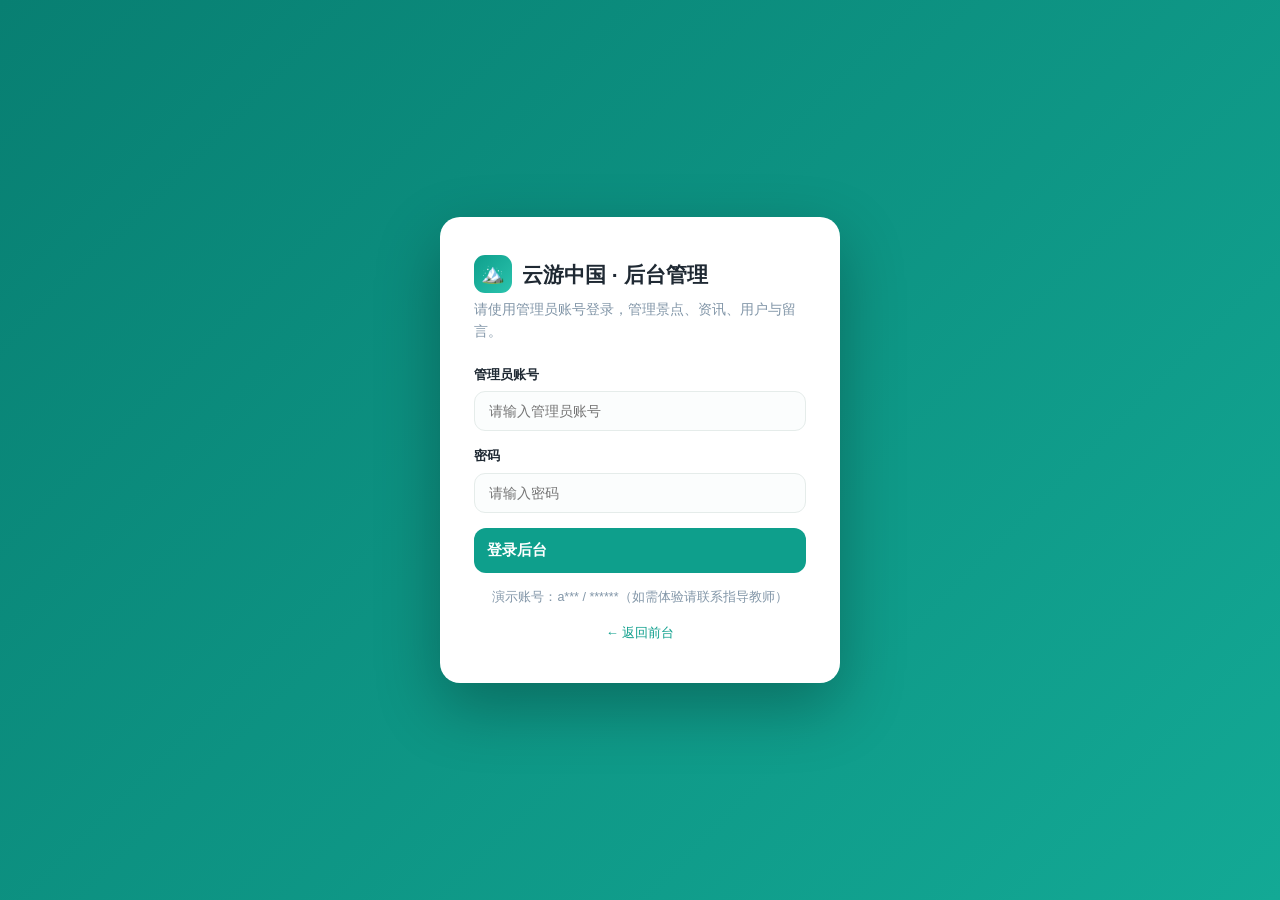
<file: admin/settings.html>
<!DOCTYPE html>
<html lang="zh-CN">
<head>
  <meta charset="UTF-8">
  <meta name="viewport" content="width=device-width, initial-scale=1.0">
  <title>账号设置 · 云游中国后台</title>
  <link rel="stylesheet" href="../assets/css/admin.css">
</head>
<body>
  <div class="admin-layout">
    <aside class="sidebar" id="sidebar"></aside>
    <div class="main">
      <header class="topbar" id="topbar"></header>
      <div class="content">
        <div style="display:grid;grid-template-columns:1fr 1fr;gap:20px" class="account-grid">
          <div class="a-card">
            <div class="head"><h2>👤 管理员用户名</h2></div>
            <div class="body">
              <div class="field">
                <label>当前用户名</label>
                <input id="curName" type="text" disabled>
                <div class="hint">用户名用于后台登录，修改后请使用新用户名登录</div>
              </div>
              <div class="field">
                <label>新用户名</label>
                <input id="newName" type="text" placeholder="4–16 位字母、数字或下划线">
              </div>
              <button class="a-btn a-btn-primary" id="saveName">保存用户名</button>
            </div>
          </div>

          <div class="a-card">
            <div class="head"><h2>🔐 修改密码</h2></div>
            <div class="body">
              <div class="field">
                <label>原密码</label>
                <input id="oldPwd" type="password" autocomplete="current-password">
              </div>
              <div class="field">
                <label>新密码</label>
                <input id="newPwd" type="password" autocomplete="new-password" placeholder="至少 6 位">
              </div>
              <div class="field">
                <label>确认新密码</label>
                <input id="newPwd2" type="password" autocomplete="new-password">
              </div>
              <button class="a-btn a-btn-primary" id="savePwd">修改密码</button>
            </div>
          </div>
        </div>

        <div class="a-card" style="margin-top:20px">
          <div class="head"><h2>ℹ️ 账号安全提示</h2></div>
          <div class="body" style="color:var(--text);font-size:14px;line-height:1.9">
            演示站点默认账号仅供课程展示使用，正式部署时请务必修改为个人专用的用户名和密码，并妥善保管。
            修改用户名或密码后，当前登录状态仍然有效；下次登录时请使用新的用户名和密码。
          </div>
        </div>
      </div>
    </div>
  </div>

  <script src="../assets/js/store.js"></script>
  <script src="../assets/js/admin.js"></script>
  <script>
    document.addEventListener('DOMContentLoaded', function () {
      renderShell('settings', '账号设置');
      var u = Store.session();
      if (!u) return;
      document.getElementById('curName').value = u.username;
      document.getElementById('newName').value = u.username;

      document.getElementById('saveName').addEventListener('click', function () {
        var v = document.getElementById('newName').value.trim();
        if (!/^[a-zA-Z0-9_]{4,16}$/.test(v)) { toast('用户名需为 4–16 位字母、数字或下划线', 'error'); return; }
        var dup = Store.find('users', function (x) { return x.username === v && x.id !== u.id; });
        if (dup) { toast('该用户名已被占用', 'error'); return; }
        if (v === u.username) { toast('新用户名与当前用户名相同', 'error'); return; }
        u.username = v;
        Store.save('users', u);
        document.getElementById('curName').value = v;
        toast('管理员用户名已更新，下次登录请使用新用户名', 'success');
      });

      document.getElementById('savePwd').addEventListener('click', function () {
        var o = document.getElementById('oldPwd').value;
        var n = document.getElementById('newPwd').value;
        var n2 = document.getElementById('newPwd2').value;
        if (o !== u.password) { toast('原密码不正确', 'error'); return; }
        if (n.length < 6) { toast('新密码至少 6 位', 'error'); return; }
        if (n !== n2) { toast('两次输入的新密码不一致', 'error'); return; }
        u.password = n;
        Store.save('users', u);
        document.getElementById('oldPwd').value = document.getElementById('newPwd').value = document.getElementById('newPwd2').value = '';
        toast('管理员密码修改成功', 'success');
      });
    });
  </script>
</body>
</html>
</file>
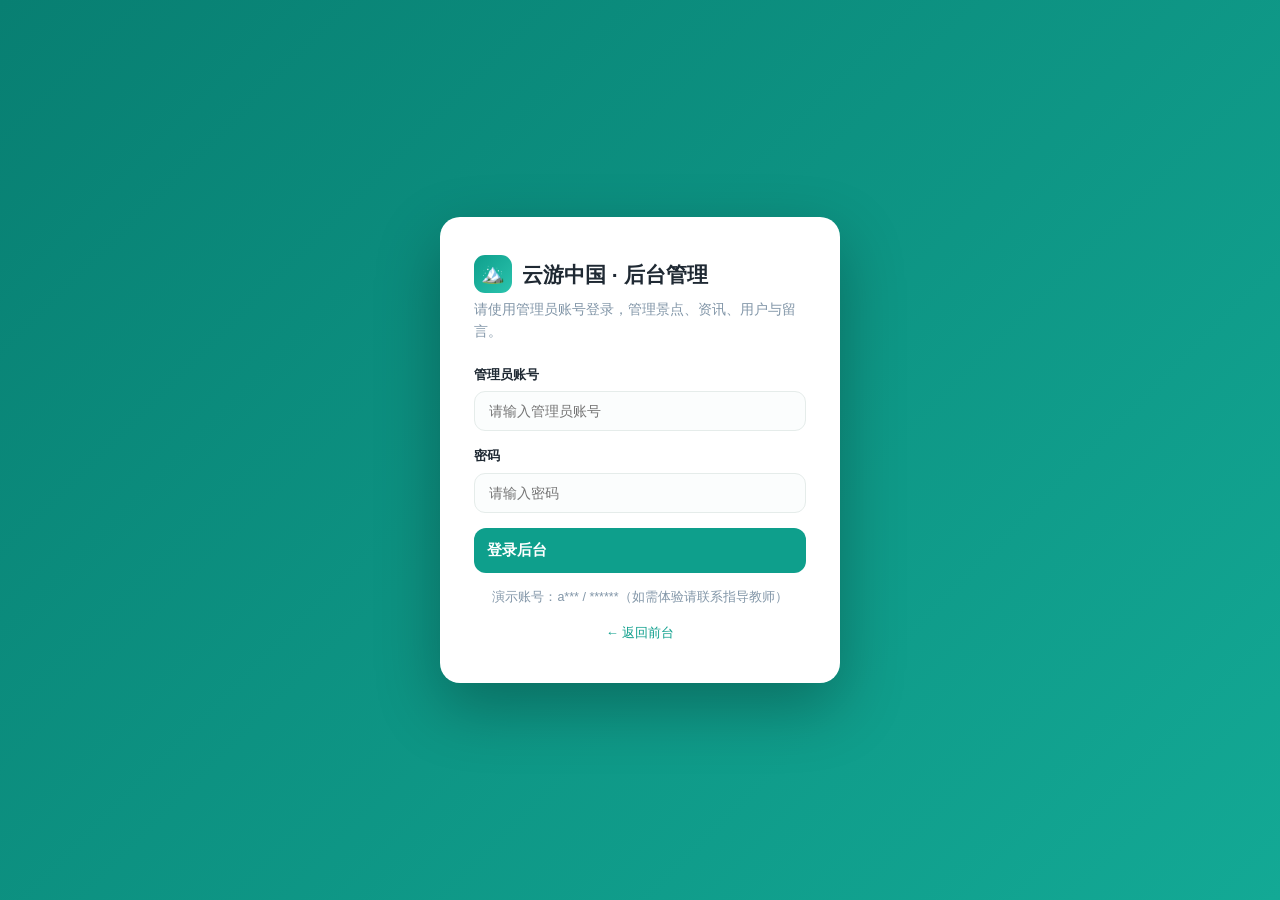
<file: admin/users.html>
<!DOCTYPE html>
<html lang="zh-CN">
<head>
  <meta charset="UTF-8">
  <meta name="viewport" content="width=device-width, initial-scale=1.0">
  <title>用户管理 · 云游中国后台</title>
  <link rel="stylesheet" href="../assets/css/admin.css">
</head>
<body>
  <div class="admin-layout">
    <aside class="sidebar" id="sidebar"></aside>
    <div class="main">
      <header class="topbar" id="topbar"></header>
      <div class="content">
        <div class="a-card">
          <div class="head">
            <h2>👥 注册用户</h2><div class="spacer"></div>
            <input class="search-input" id="search" type="text" placeholder="搜索用户名 / 昵称…">
          </div>
          <div class="body" style="padding:0">
            <div style="overflow-x:auto">
              <table class="a-table">
                <thead><tr><th>用户</th><th>用户名</th><th>角色</th><th>状态</th><th>留言数</th><th>注册日期</th><th style="width:220px">操作</th></tr></thead>
                <tbody id="tbody"></tbody>
              </table>
            </div>
            <div id="emptyState" class="empty" style="display:none"><div class="big">👥</div><p>暂无匹配的用户。</p></div>
          </div>
        </div>
      </div>
    </div>
  </div>

  <script src="../assets/js/store.js"></script>
  <script src="../assets/js/admin.js"></script>
  <script>
    document.addEventListener('DOMContentLoaded', function () {
      renderShell('users', '用户管理');
      var kw = '';
      var me = Store.session();
      document.getElementById('search').addEventListener('input', function () { kw = this.value.trim(); render(); });

      function render() {
        var list = Store.all('users');
        if (kw) list = list.filter(function (u) { return (u.username + u.nickname).toLowerCase().indexOf(kw.toLowerCase()) >= 0; });
        var comments = Store.all('comments');
        document.getElementById('tbody').innerHTML = list.map(function (u) {
          var count = comments.filter(function (c) { return c.username === u.nickname; }).length;
          var isAdmin = u.role === 'admin';
          var isMe = me && u.id === me.id;
          return '<tr><td><div style="display:flex;align-items:center;gap:10px"><span class="avatar">' + esc(u.nickname.charAt(0)) + '</span><b>' + esc(u.nickname) + '</b></div></td>' +
            '<td>' + esc(u.username) + '</td>' +
            '<td>' + (isAdmin ? '<span class="pill on">管理员</span>' : '普通用户') + '</td>' +
            '<td><span class="pill ' + (u.status === 'active' ? 'on' : 'off') + '">' + (u.status === 'active' ? '正常' : '已禁用') + '</span></td>' +
            '<td>' + count + '</td><td class="text-muted">' + esc(u.createdAt) + '</td>' +
            '<td><div class="row-actions">' +
            (isAdmin ? '<a class="a-btn a-btn-ghost a-btn-sm" href="settings.html">账号设置</a>' :
              '<button class="a-btn a-btn-ghost a-btn-sm" data-act="toggle" data-id="' + u.id + '">' + (u.status === 'active' ? '禁用' : '启用') + '</button>' +
              '<button class="a-btn a-btn-ghost a-btn-sm" data-act="pwd" data-id="' + u.id + '">重置密码</button>' +
              '<button class="a-btn a-btn-danger a-btn-sm" data-act="del" data-id="' + u.id + '"' + (isMe ? ' disabled' : '') + '>删除</button>') +
            '</div></td></tr>';
        }).join('');
        document.getElementById('emptyState').style.display = list.length ? 'none' : 'block';
      }

      document.getElementById('tbody').addEventListener('click', function (e) {
        var btn = e.target.closest('button'); if (!btn) return;
        var id = btn.getAttribute('data-id'); var act = btn.getAttribute('data-act');
        var u = Store.get('users', id);
        if (act === 'toggle') {
          u.status = u.status === 'active' ? 'disabled' : 'active';
          Store.save('users', u); toast('已' + (u.status === 'active' ? '启用' : '禁用') + '用户 ' + u.nickname, 'success'); render();
        } else if (act === 'pwd') {
          mConfirm('将用户「' + u.username + '」的密码重置为 123456 吗？', function () {
            u.password = '123456'; Store.save('users', u); toast('密码已重置为 123456', 'success'); render();
          });
        } else if (act === 'del') {
          mConfirm('确定删除用户「' + u.nickname + '」吗？其留言也会一并保留在留言记录中。', function () {
            Store.remove('users', id); toast('已删除用户 ' + u.nickname, 'success'); render();
          });
        }
      });

      render();
    });
  </script>
</body>
</html>
</file>
<file: assets/css/style.css>
/* ============ 云游中国 · 前台样式 ============ */
:root {
  --primary: #0e9f8c;
  --primary-dark: #0b7f70;
  --primary-soft: #e2f4f0;
  --accent: #ff8a3d;
  --accent-soft: #fff0e4;
  --ink: #1f2933;
  --text: #52606d;
  --muted: #8296a8;
  --bg: #f5f9f8;
  --card: #ffffff;
  --line: #e7eeec;
  --star: #f6b93b;
  --danger: #e5534b;
  --radius: 16px;
  --shadow: 0 8px 28px rgba(31, 41, 51, 0.08);
  --shadow-lg: 0 16px 48px rgba(31, 41, 51, 0.14);
}

* { box-sizing: border-box; }
html { scroll-behavior: smooth; }
body {
  margin: 0;
  font-family: "PingFang SC", "Microsoft YaHei", "Segoe UI", sans-serif;
  color: var(--ink);
  background: var(--bg);
  line-height: 1.65;
  -webkit-font-smoothing: antialiased;
}
a { color: inherit; text-decoration: none; }
img { display: block; max-width: 100%; }
button { font-family: inherit; cursor: pointer; }
input, select, textarea { font-family: inherit; font-size: 14px; }

.container { width: min(1180px, 92%); margin: 0 auto; }
.section { padding: 56px 0; }
.section-head { display: flex; align-items: flex-end; justify-content: space-between; gap: 16px; margin-bottom: 28px; }
.section-title { font-size: 26px; font-weight: 700; margin: 0; letter-spacing: .5px; }
.section-title small { display: block; font-size: 14px; font-weight: 400; color: var(--muted); margin-top: 4px; }
.more-link { color: var(--primary); font-size: 14px; white-space: nowrap; }
.more-link:hover { color: var(--primary-dark); }

/* ============ 顶部导航 ============ */
.navbar {
  position: sticky; top: 0; z-index: 50;
  background: rgba(255, 255, 255, 0.92);
  backdrop-filter: blur(12px);
  border-bottom: 1px solid var(--line);
}
.navbar-inner { display: flex; align-items: center; gap: 20px; height: 66px; }
.brand { display: flex; align-items: center; gap: 10px; font-size: 21px; font-weight: 800; letter-spacing: 1px; }
.brand .logo {
  width: 38px; height: 38px; border-radius: 11px;
  background: linear-gradient(135deg, var(--primary), #2bc4ae);
  display: grid; place-items: center; color: #fff; font-size: 20px;
  box-shadow: 0 4px 12px rgba(14, 159, 140, 0.35);
}
.nav-links { display: flex; gap: 6px; margin-left: 8px; }
.nav-links a {
  padding: 8px 14px; border-radius: 10px; font-size: 15px; color: var(--text);
  transition: .18s;
}
.nav-links a:hover { background: var(--primary-soft); color: var(--primary-dark); }
.nav-links a.active { background: var(--primary-soft); color: var(--primary-dark); font-weight: 600; }
.nav-search { flex: 1; max-width: 300px; margin-left: auto; position: relative; }
.nav-search input {
  width: 100%; height: 40px; padding: 0 38px 0 16px;
  border: 1px solid var(--line); border-radius: 22px; background: #f3f7f6;
  outline: none; transition: .2s;
}
.nav-search input:focus { border-color: var(--primary); background: #fff; box-shadow: 0 0 0 3px var(--primary-soft); }
.nav-search button {
  position: absolute; right: 4px; top: 4px; width: 32px; height: 32px;
  border: none; border-radius: 50%; background: var(--primary); color: #fff;
  display: grid; place-items: center;
}
.nav-user { display: flex; align-items: center; gap: 10px; white-space: nowrap; }
.avatar {
  width: 36px; height: 36px; border-radius: 50%;
  background: linear-gradient(135deg, var(--accent), #ffb36b);
  color: #fff; display: grid; place-items: center; font-weight: 700;
}
.nav-user .name { font-size: 14px; color: var(--ink); font-weight: 600; }

/* ============ 按钮 ============ */
.btn {
  display: inline-flex; align-items: center; justify-content: center; gap: 7px;
  padding: 10px 20px; border-radius: 12px; border: 1px solid transparent;
  font-size: 14px; font-weight: 600; transition: .18s; line-height: 1;
}
.btn-primary { background: var(--primary); color: #fff; }
.btn-primary:hover { background: var(--primary-dark); transform: translateY(-1px); box-shadow: 0 8px 18px rgba(14,159,140,.28); }
.btn-accent { background: var(--accent); color: #fff; }
.btn-accent:hover { background: #f07820; box-shadow: 0 8px 18px rgba(255,138,61,.3); }
.btn-ghost { background: transparent; border-color: var(--line); color: var(--text); }
.btn-ghost:hover { border-color: var(--primary); color: var(--primary); background: var(--primary-soft); }
.btn-danger { background: #fdecea; color: var(--danger); }
.btn-danger:hover { background: var(--danger); color: #fff; }
.btn-sm { padding: 7px 14px; font-size: 13px; border-radius: 9px; }
.btn-lg { padding: 14px 30px; font-size: 16px; border-radius: 14px; }
.btn-block { width: 100%; }
.btn:disabled { opacity: .55; cursor: not-allowed; transform: none !important; }

/* ============ 首页 Hero（动态轮播封面） ============ */
.hero {
  position: relative; overflow: hidden; color: #fff; min-height: 600px;
  display: flex; align-items: center; background: #0a3230;
}
.hero-slides { position: absolute; inset: 0; }
.hero-slide {
  position: absolute; inset: 0; background-size: cover; background-position: center;
  opacity: 0; transition: opacity 1.4s ease; will-change: transform, opacity;
}
.hero-slide.active { opacity: 1; animation: heroZoom 9s ease-out forwards; }
@keyframes heroZoom { from { transform: scale(1.14); } to { transform: scale(1.02); } }
.hero-overlay {
  position: absolute; inset: 0;
  background: linear-gradient(92deg, rgba(8,34,33,.92) 0%, rgba(8,34,33,.62) 48%, rgba(8,34,33,.18) 100%);
}
.hero-inner {
  position: relative; z-index: 2; display: grid; grid-template-columns: 1.08fr .92fr;
  gap: 42px; align-items: center; padding: 76px 0 92px;
}
.hero-copy { max-width: 600px; }
.hero h1 { font-size: 46px; line-height: 1.22; margin: 0 0 16px; letter-spacing: 1px; text-shadow: 0 4px 24px rgba(0,0,0,.35); }
.hero h1 em { font-style: normal; color: #ffe08a; }
.hero p.sub { font-size: 17px; opacity: .96; margin: 0 0 30px; max-width: 480px; text-shadow: 0 2px 12px rgba(0,0,0,.35); }
.hero-search {
  display: flex; gap: 8px; background: #fff; border-radius: 16px; padding: 8px;
  box-shadow: 0 18px 44px rgba(0,0,0,.32); max-width: 520px; position: relative; z-index: 5;
}
.hero-search input { flex: 1; min-width: 0; border: none; outline: none; padding: 0 12px; font-size: 15px; color: var(--ink); background: transparent; }
.hero-search button {
  flex: none; border: none; border-radius: 11px; background: var(--accent); color: #fff;
  padding: 13px 26px; font-size: 15px; font-weight: 700; transition: .18s;
}
.hero-search button:hover { background: #f07820; }
.hero-stats { display: flex; gap: 34px; margin-top: 26px; }
.hero-stats b { font-size: 24px; display: block; font-variant-numeric: tabular-nums; }
.hero-stats span { font-size: 13px; opacity: .92; }
.hero-livecard {
  position: relative; z-index: 3; background: rgba(255,255,255,.14); backdrop-filter: blur(14px);
  border: 1px solid rgba(255,255,255,.28); border-radius: 20px; padding: 26px 26px 28px;
  box-shadow: 0 18px 48px rgba(0,0,0,.28); color: #fff;
}
.hero-livecard .live-badge { display: inline-flex; align-items: center; gap: 7px; font-size: 12.5px; font-weight: 700; background: rgba(255,255,255,.18); padding: 5px 12px; border-radius: 20px; margin-bottom: 16px; }
.hero-livecard .live-badge::before { content: ""; width: 8px; height: 8px; border-radius: 50%; background: #5df2c9; box-shadow: 0 0 0 0 rgba(93,242,201,.7); animation: pulse 1.6s infinite; }
@keyframes pulse { 0% { box-shadow: 0 0 0 0 rgba(93,242,201,.7); } 70% { box-shadow: 0 0 0 9px rgba(93,242,201,0); } 100% { box-shadow: 0 0 0 0 rgba(93,242,201,0); } }
.hero-livecard h3 { margin: 0 0 6px; font-size: 28px; }
.hero-livecard .meta { font-size: 14px; opacity: .9; margin-bottom: 10px; }
.hero-livecard p { font-size: 14px; opacity: .9; margin: 0 0 20px; line-height: 1.7; display: -webkit-box; -webkit-line-clamp: 2; -webkit-box-orient: vertical; overflow: hidden; }
.hero-dots { position: absolute; bottom: 28px; left: 50%; transform: translateX(-50%); display: flex; gap: 8px; z-index: 4; }
.hero-dots button { width: 10px; height: 10px; border-radius: 10px; border: none; background: rgba(255,255,255,.45); cursor: pointer; transition: .25s; padding: 0; }
.hero-dots button.active { width: 28px; background: #fff; }

/* ============ 分类 ============ */
.cats { display: grid; grid-template-columns: repeat(4, 1fr); gap: 16px; }
.cat-card {
  background: var(--card); border: 1px solid var(--line); border-radius: var(--radius);
  padding: 22px; display: flex; gap: 14px; align-items: center; transition: .2s;
}
.cat-card:hover { transform: translateY(-4px); box-shadow: var(--shadow); border-color: var(--primary); }
.cat-card .ic { font-size: 30px; }
.cat-card b { font-size: 16px; }
.cat-card span { display: block; font-size: 12px; color: var(--muted); margin-top: 2px; }

/* ============ 景点卡片 ============ */
.spot-grid { display: grid; grid-template-columns: repeat(4, 1fr); gap: 22px; }
.spot-card {
  background: var(--card); border-radius: var(--radius); overflow: hidden;
  border: 1px solid var(--line); transition: .24s; display: flex; flex-direction: column;
}
.spot-card:hover { transform: translateY(-6px); box-shadow: var(--shadow-lg); }
.spot-card .cover { position: relative; aspect-ratio: 3/2; overflow: hidden; }
.spot-card .cover img { width: 100%; height: 100%; object-fit: cover; transition: .4s; }
.spot-card:hover .cover img { transform: scale(1.07); }
.badge {
  position: absolute; top: 12px; left: 12px; background: rgba(255,255,255,.94); color: var(--primary-dark);
  font-size: 12px; font-weight: 700; padding: 4px 10px; border-radius: 20px;
}
.badge.hot { background: var(--accent); color: #fff; }
.spot-card .body { padding: 15px 16px 18px; display: flex; flex-direction: column; gap: 8px; flex: 1; }
.spot-card h3 { margin: 0; font-size: 17px; }
.spot-card .meta { font-size: 12.5px; color: var(--muted); display: flex; align-items: center; gap: 6px; }
.spot-card .summary { font-size: 13px; color: var(--text); margin: 0; display: -webkit-box; -webkit-line-clamp: 2; -webkit-box-orient: vertical; overflow: hidden; }
.spot-card .foot { margin-top: auto; display: flex; align-items: center; justify-content: space-between; padding-top: 6px; }
.rate { color: var(--star); font-size: 14px; font-weight: 700; }
.rate small { color: var(--muted); font-weight: 400; font-size: 12px; }
.tags { display: flex; flex-wrap: wrap; gap: 6px; }
.tag { font-size: 11.5px; color: var(--primary-dark); background: var(--primary-soft); padding: 3px 9px; border-radius: 6px; }

/* ============ 资讯卡片 ============ */
.news-grid { display: grid; grid-template-columns: repeat(3, 1fr); gap: 22px; }
.news-card { background: var(--card); border: 1px solid var(--line); border-radius: var(--radius); overflow: hidden; transition: .22s; }
.news-card:hover { transform: translateY(-4px); box-shadow: var(--shadow); }
.news-card .cover { aspect-ratio: 16/9; overflow: hidden; }
.news-card .cover img { width: 100%; height: 100%; object-fit: cover; transition: .4s; }
.news-card:hover .cover img { transform: scale(1.06); }
.news-card .body { padding: 16px 18px 20px; }
.news-card .cat { font-size: 12px; color: var(--accent-dark); font-weight: 700; }
.news-card h3 { margin: 8px 0 6px; font-size: 16px; line-height: 1.45; }
.news-card .summary { font-size: 13px; color: var(--text); margin: 0; display: -webkit-box; -webkit-line-clamp: 2; -webkit-box-orient: vertical; overflow: hidden; }
.news-card .date { font-size: 12px; color: var(--muted); margin-top: 10px; }

/* ============ 列表页 ============ */
.page-hero { background: linear-gradient(120deg, #087f72, #13a995); color: #fff; padding: 46px 0 54px; }
.page-hero h1 { margin: 0 0 8px; font-size: 32px; }
.page-hero p { margin: 0; opacity: .92; }
.filter-bar {
  background: var(--card); border: 1px solid var(--line); border-radius: var(--radius);
  padding: 16px 18px; margin: -30px 0 28px; box-shadow: var(--shadow);
  display: flex; flex-wrap: wrap; gap: 12px; align-items: center; position: relative;
}
.filter-bar .chips { display: flex; flex-wrap: wrap; gap: 8px; }
.chip {
  border: 1px solid var(--line); background: #fff; color: var(--text);
  padding: 7px 15px; border-radius: 20px; font-size: 13.5px; transition: .16s;
}
.chip:hover { border-color: var(--primary); color: var(--primary-dark); }
.chip.active { background: var(--primary); color: #fff; border-color: var(--primary); font-weight: 600; }
.filter-bar select {
  border: 1px solid var(--line); border-radius: 10px; padding: 9px 12px; margin-left: auto;
  background: #fff; color: var(--ink); outline: none;
}
.result-info { font-size: 13.5px; color: var(--muted); margin-bottom: 16px; }
.empty {
  text-align: center; padding: 70px 20px; color: var(--muted); background: var(--card);
  border: 1px dashed var(--line); border-radius: var(--radius);
}
.empty .big { font-size: 44px; }

/* ============ 详情页 ============ */
.crumb { font-size: 13px; color: var(--muted); margin: 22px 0 16px; }
.crumb a:hover { color: var(--primary); }
.detail-top { display: grid; grid-template-columns: 1.1fr .9fr; gap: 32px; }
.gallery-main { border-radius: var(--radius); overflow: hidden; box-shadow: var(--shadow); }
.gallery-main img { width: 100%; aspect-ratio: 4/3; object-fit: cover; }
.gallery-thumbs { display: flex; gap: 10px; margin-top: 12px; }
.gallery-thumbs img {
  width: 108px; aspect-ratio: 4/3; object-fit: cover; border-radius: 10px; cursor: pointer;
  border: 2px solid transparent; opacity: .75; transition: .18s;
}
.gallery-thumbs img.active, .gallery-thumbs img:hover { border-color: var(--primary); opacity: 1; }
.detail-info h1 { margin: 0; font-size: 30px; }
.detail-info .sub { color: var(--muted); margin: 8px 0 14px; display: flex; align-items: center; gap: 12px; flex-wrap: wrap; }
.detail-info .summary { font-size: 15px; color: var(--text); margin: 0 0 18px; }
.info-list { border-top: 1px solid var(--line); padding-top: 14px; display: grid; gap: 12px; }
.info-row { display: flex; gap: 12px; font-size: 14px; }
.info-row .k { color: var(--muted); min-width: 72px; }
.info-row .v { color: var(--ink); }
.detail-actions { display: flex; gap: 12px; margin-top: 20px; flex-wrap: wrap; }
.fav-btn.active { background: var(--accent-soft); border-color: var(--accent); color: var(--accent-dark); }

.tabs { display: flex; gap: 6px; border-bottom: 2px solid var(--line); margin: 34px 0 22px; flex-wrap: wrap; }
.tab {
  border: none; background: none; padding: 12px 18px; font-size: 15px; color: var(--text);
  border-bottom: 3px solid transparent; margin-bottom: -2px; font-weight: 600;
}
.tab.active { color: var(--primary-dark); border-bottom-color: var(--primary); }
.panel { display: none; }
.panel.active { display: block; }
.prose p { margin: 0 0 14px; font-size: 15px; color: var(--text); line-height: 1.9; }
.tips-list { display: grid; gap: 10px; padding: 0; margin: 0; list-style: none; }
.tips-list li {
  background: var(--primary-soft); border-radius: 10px; padding: 12px 16px; font-size: 14px;
  color: var(--primary-dark); position: relative; padding-left: 40px;
}
.tips-list li::before { content: "✨"; position: absolute; left: 14px; top: 11px; }

/* ============ 留言评论 ============ */
.comment-form { background: var(--card); border: 1px solid var(--line); border-radius: var(--radius); padding: 20px; margin-bottom: 24px; }
.comment-form textarea { width: 100%; min-height: 90px; border: 1px solid var(--line); border-radius: 10px; padding: 12px 14px; resize: vertical; outline: none; }
.comment-form textarea:focus { border-color: var(--primary); box-shadow: 0 0 0 3px var(--primary-soft); }
.comment-form .row { display: flex; align-items: center; gap: 12px; margin-top: 12px; flex-wrap: wrap; }
.stars-input { display: flex; gap: 3px; font-size: 26px; color: #d8dde3; cursor: pointer; }
.stars-input span.on { color: var(--star); }
.comment { display: flex; gap: 14px; padding: 18px 0; border-bottom: 1px solid var(--line); }
.comment:last-child { border-bottom: none; }
.comment .avatar { flex: none; }
.comment .head { display: flex; align-items: center; gap: 10px; }
.comment .head b { font-size: 14.5px; }
.comment .head .date { font-size: 12px; color: var(--muted); }
.comment .text { font-size: 14.5px; color: var(--text); margin: 6px 0 0; }
.comment .stars { color: var(--star); font-size: 13px; }
.login-tip { background: var(--accent-soft); border: 1px solid #ffe0c2; color: #b45d1d; border-radius: 12px; padding: 14px 18px; margin-bottom: 20px; font-size: 14px; }

/* ============ 表单（登录/注册） ============ */
.auth-wrap { min-height: calc(100vh - 66px); display: grid; place-items: center; padding: 50px 0; }
.auth-card { width: min(420px, 94%); background: var(--card); border: 1px solid var(--line); border-radius: 20px; padding: 36px 32px; box-shadow: var(--shadow-lg); }
.auth-card h1 { margin: 0 0 6px; font-size: 24px; }
.auth-card .sub { color: var(--muted); font-size: 14px; margin-bottom: 22px; }
.field { margin-bottom: 16px; }
.field label { display: block; font-size: 13.5px; font-weight: 600; margin-bottom: 7px; color: var(--ink); }
.field input, .field textarea, .field select {
  width: 100%; border: 1px solid var(--line); border-radius: 11px; padding: 11px 14px;
  outline: none; background: #fbfdfd; transition: .18s;
}
.field input:focus, .field textarea:focus, .field select:focus { border-color: var(--primary); box-shadow: 0 0 0 3px var(--primary-soft); background: #fff; }
.field .hint { font-size: 12px; color: var(--muted); margin-top: 6px; }
.auth-foot { text-align: center; font-size: 14px; color: var(--muted); margin-top: 18px; }
.auth-foot a { color: var(--primary); font-weight: 600; }

/* ============ 个人中心 ============ */
.profile-grid { display: grid; grid-template-columns: 280px 1fr; gap: 24px; align-items: start; }
.profile-side { background: var(--card); border: 1px solid var(--line); border-radius: var(--radius); padding: 26px; text-align: center; }
.profile-side .avatar { width: 76px; height: 76px; font-size: 28px; margin: 0 auto 12px; }
.profile-side h3 { margin: 0; }
.profile-side .role { font-size: 13px; color: var(--muted); }
.side-menu { display: grid; gap: 6px; margin-top: 20px; text-align: left; }
.side-menu button { border: none; background: none; text-align: left; padding: 11px 14px; border-radius: 10px; font-size: 14px; color: var(--text); }
.side-menu button.active { background: var(--primary-soft); color: var(--primary-dark); font-weight: 700; }
.profile-panel { background: var(--card); border: 1px solid var(--line); border-radius: var(--radius); padding: 28px; }
.profile-panel h2 { margin: 0 0 20px; font-size: 20px; }
.stat-cards { display: grid; grid-template-columns: repeat(3, 1fr); gap: 16px; margin-bottom: 26px; }
.stat-card { background: var(--primary-soft); border-radius: 14px; padding: 18px; }
.stat-card b { font-size: 26px; color: var(--primary-dark); display: block; }
.stat-card span { font-size: 13px; color: var(--text); }

/* ============ 提示 & 页脚 ============ */
.toast-wrap { position: fixed; top: 78px; left: 50%; transform: translateX(-50%); z-index: 100; display: grid; gap: 10px; width: min(420px, 90%); }
.toast {
  background: #23303a; color: #fff; padding: 12px 18px; border-radius: 12px;
  font-size: 14px; box-shadow: var(--shadow-lg); animation: slidein .28s ease;
  display: flex; align-items: center; gap: 9px;
}
.toast.success { background: var(--primary-dark); }
.toast.error { background: var(--danger); }
@keyframes slidein { from { opacity: 0; transform: translateY(-8px); } to { opacity: 1; transform: none; } }

.footer { background: #132b2b; color: #b8ccc8; margin-top: 60px; }
.footer-inner { display: grid; grid-template-columns: 1.4fr 1fr 1fr 1fr; gap: 30px; padding: 48px 0 36px; }
.footer h4 { color: #fff; font-size: 15px; margin: 0 0 14px; }
.footer p { font-size: 13.5px; line-height: 1.8; margin: 0; }
.footer a { display: block; font-size: 13.5px; margin-bottom: 9px; color: #b8ccc8; }
.footer a:hover { color: #fff; }
.footer .brand { color: #fff; font-size: 20px; font-weight: 800; margin-bottom: 10px; }
.copyright { border-top: 1px solid rgba(255,255,255,.08); text-align: center; font-size: 12.5px; color: #7fa29c; padding: 18px 0; }

/* ============ 分页 ============ */
.pager { display: flex; justify-content: center; gap: 8px; margin-top: 34px; }
.pager button { border: 1px solid var(--line); background: #fff; color: var(--text); width: 38px; height: 38px; border-radius: 10px; }
.pager button.active { background: var(--primary); border-color: var(--primary); color: #fff; font-weight: 700; }
.pager button:disabled { opacity: .4; cursor: not-allowed; }

/* ============ 响应式 ============ */
@media (max-width: 1020px) {
  .spot-grid, .cats { grid-template-columns: repeat(3, 1fr); }
  .news-grid { grid-template-columns: repeat(2, 1fr); }
  .hero-inner { grid-template-columns: 1fr; }
  .hero-art { display: none; }
  .footer-inner { grid-template-columns: 1fr 1fr; }
}
@media (max-width: 720px) {
  .nav-links { display: none; }
  .spot-grid, .cats, .news-grid { grid-template-columns: 1fr; }
  .detail-top, .profile-grid { grid-template-columns: 1fr; }
  .section-title { font-size: 22px; }
  .hero h1 { font-size: 30px; }
  .stat-cards { grid-template-columns: 1fr; }
}
</file>
<file: assets/css/admin.css>
/* ============ 云游中国 · 后台管理样式 ============ */
:root {
  --primary: #0e9f8c;
  --primary-dark: #0b7f70;
  --accent: #ff8a3d;
  --danger: #e5534b;
  --ink: #1f2933;
  --text: #52606d;
  --muted: #8296a8;
  --bg: #f1f5f4;
  --card: #ffffff;
  --line: #e5ecea;
  --radius: 14px;
  --shadow: 0 6px 22px rgba(31,41,51,.07);
}
* { box-sizing: border-box; }
body { margin: 0; font-family: "PingFang SC", "Microsoft YaHei", "Segoe UI", sans-serif; background: var(--bg); color: var(--ink); line-height: 1.6; }
a { color: inherit; text-decoration: none; }
button { font-family: inherit; cursor: pointer; }
input, select, textarea { font-family: inherit; font-size: 14px; }

.admin-layout { display: grid; grid-template-columns: 236px 1fr; min-height: 100vh; }

/* 侧边栏 */
.sidebar { background: #123231; color: #cfe4df; padding: 22px 16px; position: sticky; top: 0; height: 100vh; display: flex; flex-direction: column; }
.side-brand { display: flex; align-items: center; gap: 10px; color: #fff; font-size: 19px; font-weight: 800; padding: 0 8px 20px; letter-spacing: 1px; }
.side-brand .logo { width: 36px; height: 36px; border-radius: 10px; background: linear-gradient(135deg, var(--primary), #2bc4ae); display: grid; place-items: center; font-size: 18px; }
.side-menu { display: grid; gap: 4px; margin-top: 6px; }
.side-menu a { display: flex; align-items: center; gap: 11px; padding: 11px 14px; border-radius: 11px; font-size: 14.5px; color: #cfe4df; transition: .16s; }
.side-menu a:hover { background: rgba(255,255,255,.08); color: #fff; }
.side-menu a.active { background: var(--primary); color: #fff; font-weight: 700; }
.side-foot { margin-top: auto; border-top: 1px solid rgba(255,255,255,.12); padding-top: 14px; }
.side-foot a { display: flex; align-items: center; gap: 10px; padding: 10px 14px; border-radius: 10px; color: #cfe4df; font-size: 14px; }
.side-foot a:hover { background: rgba(255,255,255,.08); color: #fff; }

/* 主区域 */
.main { min-width: 0; }
.topbar { background: var(--card); border-bottom: 1px solid var(--line); padding: 15px 28px; display: flex; align-items: center; gap: 14px; position: sticky; top: 0; z-index: 20; }
.topbar h1 { font-size: 19px; margin: 0; }
.topbar .crumb { color: var(--muted); font-size: 13px; }
.topbar .right { margin-left: auto; display: flex; align-items: center; gap: 12px; }
.avatar { width: 36px; height: 36px; border-radius: 50%; background: linear-gradient(135deg, var(--accent), #ffb36b); color: #fff; display: grid; place-items: center; font-weight: 700; }
.content { padding: 26px 28px 40px; }

/* 统计卡片 */
.stat-grid { display: grid; grid-template-columns: repeat(4, 1fr); gap: 18px; margin-bottom: 24px; }
.stat-card { background: var(--card); border: 1px solid var(--line); border-radius: var(--radius); padding: 20px 22px; display: flex; align-items: center; gap: 16px; }
.stat-card .ic { width: 52px; height: 52px; border-radius: 13px; display: grid; place-items: center; font-size: 25px; }
.stat-card b { font-size: 26px; display: block; line-height: 1.1; }
.stat-card span { font-size: 13px; color: var(--muted); }
.ic.green { background: #e2f4f0; } .ic.blue { background: #e3effb; } .ic.orange { background: #fff0e4; } .ic.red { background: #fdecea; }

/* 卡片 */
.a-card { background: var(--card); border: 1px solid var(--line); border-radius: var(--radius); box-shadow: var(--shadow); }
.a-card .head { padding: 16px 20px; border-bottom: 1px solid var(--line); display: flex; align-items: center; gap: 12px; flex-wrap: wrap; }
.a-card .head h2 { font-size: 16px; margin: 0; }
.a-card .head .spacer { flex: 1; }
.a-card .body { padding: 20px; }

/* 工具栏 */
.toolbar { display: flex; align-items: center; gap: 10px; flex-wrap: wrap; }
.search-input { border: 1px solid var(--line); border-radius: 10px; padding: 9px 14px; outline: none; min-width: 220px; background: #fbfdfd; }
.search-input:focus { border-color: var(--primary); box-shadow: 0 0 0 3px #e2f4f0; }
select.a-select { border: 1px solid var(--line); border-radius: 10px; padding: 9px 12px; background: #fff; outline: none; }

/* 按钮 */
.a-btn { display: inline-flex; align-items: center; gap: 6px; border: 1px solid transparent; border-radius: 10px; padding: 9px 16px; font-size: 13.5px; font-weight: 600; transition: .16s; }
.a-btn-primary { background: var(--primary); color: #fff; }
.a-btn-primary:hover { background: var(--primary-dark); }
.a-btn-ghost { background: #fff; border-color: var(--line); color: var(--text); }
.a-btn-ghost:hover { border-color: var(--primary); color: var(--primary); }
.a-btn-danger { background: #fdecea; color: var(--danger); }
.a-btn-danger:hover { background: var(--danger); color: #fff; }
.a-btn-sm { padding: 5px 10px; font-size: 12.5px; border-radius: 8px; }
.a-btn:disabled { opacity: .5; cursor: not-allowed; }

/* 表格 */
.a-table { width: 100%; border-collapse: collapse; font-size: 14px; }
.a-table th { text-align: left; color: var(--muted); font-weight: 600; font-size: 12.5px; padding: 11px 14px; border-bottom: 1px solid var(--line); white-space: nowrap; }
.a-table td { padding: 13px 14px; border-bottom: 1px solid #f0f4f3; vertical-align: middle; }
.a-table tr:hover td { background: #f8fbfa; }
.a-table .thumb { width: 56px; height: 42px; object-fit: cover; border-radius: 7px; }
.a-table .name { font-weight: 600; }
.pill { display: inline-block; padding: 3px 10px; border-radius: 20px; font-size: 12px; font-weight: 600; }
.pill.on { background: #e2f4f0; color: var(--primary-dark); }
.pill.off { background: #f0f2f4; color: var(--muted); }
.row-actions { display: flex; gap: 6px; }
.text-muted { color: var(--muted); font-size: 12.5px; }
.star { color: #f6b93b; }

/* 表单 */
.a-form { display: grid; grid-template-columns: 1fr 1fr; gap: 15px 18px; }
.a-form .full { grid-column: 1 / -1; }
.field label { display: block; font-size: 13px; font-weight: 600; margin-bottom: 6px; }
.field input, .field textarea, .field select { width: 100%; border: 1px solid var(--line); border-radius: 10px; padding: 10px 13px; outline: none; background: #fbfdfd; }
.field input:focus, .field textarea:focus, .field select:focus { border-color: var(--primary); box-shadow: 0 0 0 3px #e2f4f0; background: #fff; }
.field textarea { resize: vertical; min-height: 88px; }
.field .hint { font-size: 12px; color: var(--muted); margin-top: 5px; }
.img-upload { display: flex; gap: 12px; align-items: center; flex-wrap: wrap; }
.img-upload .preview { width: 96px; height: 72px; object-fit: cover; border-radius: 10px; border: 1px solid var(--line); background: #f3f7f6; }

/* 弹窗 */
.modal-mask { position: fixed; inset: 0; background: rgba(18,32,31,.48); z-index: 100; display: none; align-items: flex-start; justify-content: center; padding: 40px 16px; overflow: auto; }
.modal-mask.show { display: flex; }
.modal { width: min(760px, 100%); background: var(--card); border-radius: 18px; box-shadow: 0 24px 64px rgba(0,0,0,.25); overflow: hidden; }
.modal .m-head { padding: 18px 24px; border-bottom: 1px solid var(--line); display: flex; align-items: center; }
.modal .m-head h3 { margin: 0; font-size: 17px; }
.modal .m-head .close { margin-left: auto; border: none; background: #f0f2f4; width: 32px; height: 32px; border-radius: 50%; font-size: 16px; }
.modal .m-body { padding: 22px 24px; }
.modal .m-foot { padding: 14px 24px; border-top: 1px solid var(--line); display: flex; justify-content: flex-end; gap: 10px; }

/* 提示 */
.toast-wrap { position: fixed; top: 20px; left: 50%; transform: translateX(-50%); z-index: 200; display: grid; gap: 10px; width: min(420px, 90%); }
.toast { background: #23303a; color: #fff; padding: 12px 18px; border-radius: 12px; font-size: 14px; box-shadow: 0 12px 36px rgba(0,0,0,.25); animation: a-slide .26s ease; display: flex; gap: 9px; align-items: center; }
.toast.success { background: var(--primary-dark); }
.toast.error { background: var(--danger); }
@keyframes a-slide { from { opacity: 0; transform: translateY(-8px); } to { opacity: 1; transform: none; } }

/* 图表（纯 CSS 条形图） */
.bar-chart { display: grid; gap: 12px; }
.bar-row { display: grid; grid-template-columns: 110px 1fr 56px; gap: 12px; align-items: center; font-size: 13px; }
.bar-track { height: 16px; background: #eef3f2; border-radius: 8px; overflow: hidden; }
.bar-fill { height: 100%; background: linear-gradient(90deg, var(--primary), #2bc4ae); border-radius: 8px; }
.bar-row .num { color: var(--muted); text-align: right; }

/* 空状态 */
.empty { text-align: center; padding: 50px 20px; color: var(--muted); }
.empty .big { font-size: 40px; }

/* 登录页 */
.login-wrap { min-height: 100vh; display: grid; place-items: center; background: linear-gradient(135deg, #087f72, #13a995); padding: 20px; }
.login-card { width: min(400px, 100%); background: #fff; border-radius: 20px; padding: 38px 34px; box-shadow: 0 24px 64px rgba(0,0,0,.28); }
.login-card .brand { display: flex; align-items: center; gap: 10px; font-size: 21px; font-weight: 800; margin-bottom: 6px; }
.login-card .brand .logo { width: 38px; height: 38px; border-radius: 11px; background: linear-gradient(135deg, var(--primary), #2bc4ae); display: grid; place-items: center; font-size: 19px; }
.login-card p.sub { color: var(--muted); font-size: 13.5px; margin: 0 0 22px; }
.field { margin-bottom: 15px; }
.field label { display: block; font-size: 13px; font-weight: 600; margin-bottom: 6px; }
.field input { width: 100%; border: 1px solid var(--line); border-radius: 11px; padding: 11px 14px; outline: none; }
.field input:focus { border-color: var(--primary); box-shadow: 0 0 0 3px #e2f4f0; }
.btn-block { width: 100%; padding: 12px; font-size: 15px; border-radius: 12px; }

@media (max-width: 900px) {
  .admin-layout { grid-template-columns: 1fr; }
  .sidebar { position: static; height: auto; flex-direction: row; align-items: center; flex-wrap: wrap; gap: 6px; }
  .side-menu { flex-direction: row; flex-wrap: wrap; }
  .side-foot { margin-top: 0; border: none; }
  .stat-grid { grid-template-columns: repeat(2, 1fr); }
  .a-form { grid-template-columns: 1fr; }
}
</file>
